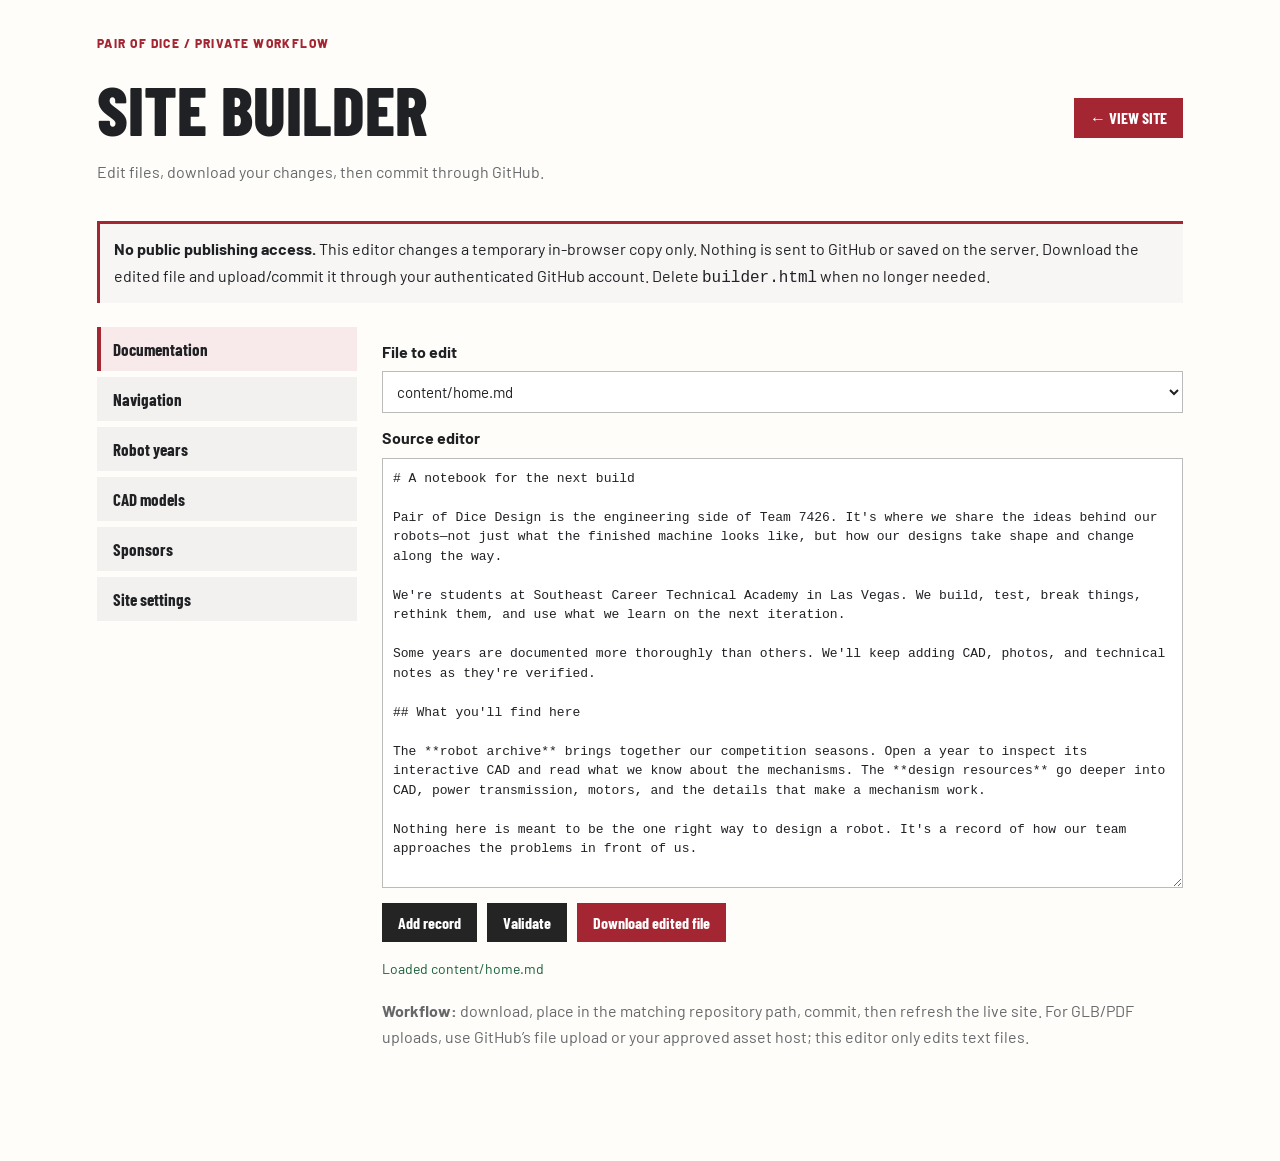
<file: builder.html>
<!doctype html>
<html lang="en"><head><meta charset="utf-8"><meta name="viewport" content="width=device-width, initial-scale=1">
<title>Site Builder / Pair of Dice Design</title><link rel="preconnect" href="https://fonts.googleapis.com"><link href="https://fonts.googleapis.com/css2?family=Barlow+Condensed:wght@500;600;700;800&family=Barlow:wght@400;500;600;700&display=swap" rel="stylesheet"><link rel="stylesheet" href="styles.css">
<style>
.builder{max-width:1130px;margin:35px auto;padding:0 22px 60px} .builder header{display:flex;align-items:center;justify-content:space-between;gap:20px;border-bottom:3px solid var(--accent);padding:0 0 20px}
.builder h1{font:800 clamp(40px,6vw,68px)/1 'Barlow Condensed',Impact,sans-serif;text-transform:uppercase;margin:5px 0}
.builder .eyebrow{color:var(--accent)} .builder p{color:var(--muted)}
.builder-layout{display:grid;grid-template-columns:260px minmax(0,1fr);gap:25px;margin-top:24px}
.builder aside{display:grid;gap:6px;align-content:start}.builder aside button{border:0;border-left:4px solid transparent;background:#f2f1ef;padding:12px;text-align:left;color:var(--text);font:700 17px 'Barlow Condensed',sans-serif;cursor:pointer}.builder aside button[aria-current=true]{border-color:var(--accent);background:#f8e9eb}
.builder main{min-width:0}.builder select,.builder input,.builder textarea{display:block;width:100%;padding:10px;font:15px 'Barlow',sans-serif;border:1px solid #bbb;background:#fff;color:#202124;box-sizing:border-box}.builder textarea{height:430px;resize:vertical;line-height:1.5;font-family:ui-monospace,Consolas,monospace;font-size:13px}
.builder label{font-weight:700;display:block;margin:12px 0 6px}.builder-actions{display:flex;gap:10px;flex-wrap:wrap;margin:15px 0}.builder button.action,.builder a.action{background:var(--accent);color:white;padding:10px 16px;border:0;font:700 16px 'Barlow Condensed',sans-serif;cursor:pointer;text-decoration:none}.builder button.action.secondary{background:#242424}.builder .status{min-height:25px;font-size:14px}.builder .notice{padding:12px 14px;border-left:3px solid var(--accent);background:#f7f6f5}.builder pre{white-space:pre-wrap}
@media(max-width:760px){.builder-layout{grid-template-columns:1fr}.builder aside{grid-template-columns:repeat(2,minmax(0,1fr))}}
</style></head><body>
<div class="builder"><header><div><div class="eyebrow">PAIR OF DICE / PRIVATE WORKFLOW</div><h1>Site Builder</h1><p>Edit files, download your changes, then commit through GitHub.</p></div><a href="index.html" class="action">← VIEW SITE</a></header>
<div class="notice"><strong>No public publishing access.</strong> This editor changes a temporary in-browser copy only. Nothing is sent to GitHub or saved on the server. Download the edited file and upload/commit it through your authenticated GitHub account. Delete <code>builder.html</code> when no longer needed.</div>
<div class="builder-layout"><aside id="tabs" aria-label="Editor files"></aside><main>
<label for="filePicker">File to edit</label><select id="filePicker"></select>
<div id="customArea" hidden><label for="customFile">New Markdown filename (inside content/)</label><input id="customFile" placeholder="robot-2027.md" value="new-page.md"></div>
<label for="editor">Source editor</label><textarea id="editor" spellcheck="false" aria-label="Source file editor"></textarea>
<div class="builder-actions"><button id="addEntry" class="action secondary" type="button">Add record</button><button id="validate" class="action secondary" type="button">Validate</button><button id="download" class="action" type="button">Download edited file</button></div>
<p id="status" class="status" role="status" aria-live="polite"></p><p><strong>Workflow:</strong> download, place in the matching repository path, commit, then refresh the live site. For GLB/PDF uploads, use GitHub’s file upload or your approved asset host; this editor only edits text files.</p>
</main></div></div>
<script>
(() => {'use strict';
const sections=[
 ['Documentation','content','content/robot-2026.md'],['Navigation','navigation','navigation.json'],['Robot years','robots','robots.json'],['CAD models','models','models/catalog.json'],['Sponsors','sponsors','sponsors.json'],['Site settings','settings','settings.json']];
let current=sections[0], filepaths=[],saved={}, dirty=false;
const tabs=document.querySelector('#tabs'), picker=document.querySelector('#filePicker'),editor=document.querySelector('#editor'),status=document.querySelector('#status');
const show=(text,ok=true)=>{status.textContent=text;status.style.color=ok?'#17613a':'#a32632'};
const pathSafe=x=>/^[\w-]+\.md$/.test(x);
function choices(paths){picker.replaceChildren();for(const path of paths){let op=document.createElement('option');op.value=path;op.textContent=path;picker.append(op)}if(current[1]==='content'){const op=document.createElement('option');op.value='__new__';op.textContent='＋ New Markdown page';picker.append(op)}}
async function loadFile(path){let data='';if(path!=='__new__'){if(path in saved)data=saved[path];else{try{const r=await fetch(path,{cache:'no-store'});if(!r.ok)throw new Error('HTTP '+r.status);data=await r.text()}catch(e){show('File could not be loaded: '+e.message,false);return}}}
editor.value=data||'# New page\n\nAdd verified engineering documentation here.\n';document.querySelector('#customArea').hidden=path!=='__new__';dirty=false;show('Loaded '+(path==='__new__'?'new page':path))}
async function selectSection(s){current=s;for(const button of tabs.children)button.setAttribute('aria-current',String(button.dataset.key===s[1]));if(s[1]==='content'){
try{const r=await fetch('navigation.json');const nav=await r.json();filepaths=[...new Set(nav.flatMap(g=>(g.items||[]).flatMap(i=>[i.file,...(i.children||[]).map(c=>c.file)])).filter(Boolean).map(f=>'content/'+f))]}catch{filepaths=[s[2]]}
}else filepaths=[s[2]];choices(filepaths);await loadFile(picker.value)}
for(const s of sections){const b=document.createElement('button');b.textContent=s[0];b.dataset.key=s[1];b.type='button';b.addEventListener('click',()=>selectSection(s));tabs.append(b)}
picker.addEventListener('change',()=>loadFile(picker.value));editor.addEventListener('input',()=>{dirty=true;show('Unsaved browser edits — download to keep them.')});
document.querySelector('#validate').addEventListener('click',()=>{try{if(current[1]==='content'){if(!editor.value.trim())throw new Error('Markdown is empty');if(picker.value==='__new__'&&!pathSafe(document.querySelector('#customFile').value.trim()))throw new Error('Filename must be name.md (letters, numbers, hyphen, underscore)')}else{const data=JSON.parse(editor.value);if(!Array.isArray(data)&&typeof data!=='object')throw new Error('Expected JSON object or array')}show('Syntax validated. Asset links and deployment still need testing.')}catch(e){show('Validation failed: '+e.message,false)}});
document.querySelector('#addEntry').addEventListener('click',()=>{try{if(current[1]==='content'){editor.value+='\n## New section\n\nDocumentation pending.\n';show('Added Markdown heading');return}let data=JSON.parse(editor.value);if(current[1]==='robots')data.robots.push({season:'2027',name:'Robot name',pageId:'robot-2027',markdown:'robot-2027.md',modelId:'robot-2027-assembly',binderPdf:null,status:'Documentation pending'});else if(current[1]==='models')data.models.push({id:'new-model',name:'New CAD model',type:'assembly',file:'models/assemblies/new-model.glb',pages:[]});else if(current[1]==='sponsors')data.sponsors.push({name:'New sponsor',logo:'',description:'',url:''});else if(current[1]==='navigation')data.push({label:'NEW SECTION',items:[{id:'new-page',label:'New page',file:'new-page.md',title:'New Page'}]});else{show('Edit theme values directly in this file.');return}editor.value=JSON.stringify(data,null,2)+'\n';show('Record added. Update the placeholders and download the file.')}catch(e){show('Could not add record: '+e.message,false)}});
document.querySelector('#download').addEventListener('click',()=>{try{const path=picker.value==='__new__'?'content/'+document.querySelector('#customFile').value.trim():picker.value;if(!path||!/^([\w-]+\/)*[\w-]+\.(json|md)$/.test(path))throw new Error('Invalid output path');if(!path.endsWith('.md'))JSON.parse(editor.value);const blob=new Blob([editor.value],{type:path.endsWith('.json')?'application/json':'text/markdown'});const url=URL.createObjectURL(blob);const a=document.createElement('a');a.href=url;a.download=path.split('/').pop();document.body.append(a);a.click();a.remove();setTimeout(()=>URL.revokeObjectURL(url),3000);saved[path]=editor.value;dirty=false;show('Downloaded '+a.download+'. Commit it into GitHub at '+path+'.')}catch(e){show('Download blocked: '+e.message,false)}});
selectSection(sections[0]);
})();
</script></body></html>
</file>
<file: styles.css>
* { box-sizing: border-box; }
:root {
  --accent: #a32632;
  --accent-dark: #7f1d27;
  --accent-light: #f8e9eb;
  --page: #ffffff;
  --page-soft: #f5f5f4;
  --panel: #ffffff;
  --text: #202124;
  --muted: #66686b;
  --line: #e5e2e0;
  --sidebar: #f7f6f5;
  --header: #ffffff;
  --shadow: 0 8px 24px rgba(28, 20, 20, .06);
}
html { scroll-behavior: smooth; }
body {
  margin: 0;
  background: var(--page);
  color: var(--text);
  font: 16px/1.65 "Barlow", Arial, sans-serif;
}
a { color: var(--accent); text-decoration: none; }
a:hover { color: var(--accent-dark); text-decoration: underline; }
button { font: inherit; }
.site-loader {
  position: fixed; inset: 0; z-index: 1000; display: grid; place-items: center;
  background: #fff; color: var(--text); transition: opacity .35s ease, visibility .35s ease;
}
.site-loader.loader-hidden { opacity: 0; visibility: hidden; pointer-events: none; }
.site-loader.loader-disabled { display: none; }
.loader-content { width: min(300px, calc(100vw - 48px)); text-align: center; }
.loader-mark {
  width: 54px; height: 54px; display: grid; place-items: center; margin: 0 auto 18px;
  background: var(--loader-accent, var(--accent)); color: white; font-weight: 850; letter-spacing: .04em;
}
.loader-logo { max-width: 180px; max-height: 80px; object-fit: contain; margin: 0 auto 16px; }
.loader-content p { margin: 0 0 18px; font-size: 13px; font-weight: 650; color: #454545; }
.loader-track { height: 3px; background: #eee; overflow: hidden; }
.loader-track span { display: block; width: 38%; height: 100%; background: var(--loader-accent, var(--accent)); animation: loading-slide 1.15s ease-in-out infinite; }
@keyframes loading-slide { from { transform: translateX(-110%); } to { transform: translateX(270%); } }

.topbar {
  min-height: 72px; display: flex; align-items: center; justify-content: space-between;
  padding: 0 34px; background: var(--header); border-bottom: 1px solid var(--line);
  position: sticky; top: 0; z-index: 20;
}
.brand { display: inline-flex; align-items: center; gap: 13px; color: var(--text); }
.brand:hover { text-decoration: none; color: var(--text); }
.brand-mark {
  width: 42px; height: 42px; display: grid; place-items: center; color: #fff;
  background: var(--accent); font-size: 12px; font-weight: 850; letter-spacing: .03em;
}
.brand-copy strong { display: block; font-size: 12px; line-height: 1.3; letter-spacing: .13em; font-weight: 850; }
.brand-copy small { display: block; margin-top: 3px; color: var(--muted); font-size: 9px; letter-spacing: .17em; font-weight: 650; }
.menu-button { display: none; border: 1px solid var(--line); background: #fff; color: var(--text); padding: 7px 12px; cursor: pointer; }

.layout { display: grid; grid-template-columns: 248px minmax(0, 1fr); min-height: calc(100vh - 72px); }
.sidebar {
  background: var(--sidebar); border-right: 1px solid var(--line); padding: 25px 16px 30px;
  min-height: calc(100vh - 72px);
}
.side-label, .nav-group-title {
  color: #777; font-size: 9px; font-weight: 850; letter-spacing: .17em;
}
.side-label { margin: 5px 12px 21px; }
.nav-group { margin: 0 0 23px; }
.nav-group-title { margin: 0 12px 8px; }
.nav-parent-row { display: flex; align-items: center; gap: 4px; }
.nav-link {
  display: block; flex: 1; min-width: 0; padding: 9px 12px; margin: 2px 0;
  color: #454545; border-left: 3px solid transparent; font-size: 13px; line-height: 1.4;
  transition: background .16s ease, color .16s ease, border-color .16s ease;
}
.nav-link:hover { background: #ece9e7; color: var(--accent-dark); text-decoration: none; }
.nav-link.active {
  color: var(--accent-dark); background: #f2e6e7; border-left-color: var(--accent);
  font-weight: 750;
}
.nav-toggle {
  flex: 0 0 30px; width: 30px; height: 32px; border: 0; background: transparent;
  color: #777; cursor: pointer; font-size: 18px;
}
.nav-toggle:hover { color: var(--accent); background: #ece9e7; }
.nav-children { margin: 1px 0 5px 15px; padding-left: 9px; border-left: 1px solid #ddd6d4; }
.nav-child { padding: 7px 10px; font-size: 12px; }
.sidebar-note { margin: 28px 10px 0; padding-top: 17px; border-top: 1px solid var(--line); color: #777; font-size: 11px; }

main { min-width: 0; width: 100%; }
.page-intro {
  padding: 48px clamp(25px, 5.5vw, 76px) 35px; background: var(--page);
  border-bottom: 1px solid var(--line);
}
.eyebrow { color: var(--accent); font-size: 10px; font-weight: 850; letter-spacing: .16em; margin-bottom: 13px; }
.page-intro h1 {
  margin: 0; max-width: 900px; color: var(--text); font-size: clamp(32px, 4vw, 48px);
  line-height: 1.12; letter-spacing: -.04em; font-weight: 780;
}
.page-intro p { max-width: 760px; margin: 13px 0 0; color: var(--muted); font-size: 15px; }
.intro-rule { width: 48px; height: 4px; margin-top: 25px; background: var(--accent); }
.content-shell { max-width: 1250px; margin: 0 auto; padding: 25px clamp(25px, 5.5vw, 76px) 30px; }
.breadcrumbs { display: flex; gap: 10px; align-items: center; margin-bottom: 26px; color: #8a8582; font-size: 9px; font-weight: 800; letter-spacing: .14em; }
.breadcrumbs a { color: #777; }
.breadcrumbs span:last-child { color: var(--accent); }
article { max-width: 940px; min-width: 0; }
article h1 { margin: 0 0 22px; font-size: 34px; line-height: 1.18; letter-spacing: -.03em; }
article h2 { margin: 38px 0 12px; font-size: 24px; line-height: 1.25; letter-spacing: -.02em; }
article h3 { margin: 27px 0 8px; font-size: 18px; }
article p, article li { color: #4e4d4b; }
article strong { color: #252323; }
article img { display: block; max-width: 100%; height: auto; margin: 18px 0; border: 1px solid var(--line); }
article pre { max-width: 100%; overflow: auto; padding: 16px; background: #f4f3f2; border: 1px solid var(--line); color: #252323; }
article code { font-family: ui-monospace, SFMono-Regular, Consolas, monospace; font-size: .92em; }
article :not(pre) > code { padding: 2px 5px; background: #f2eeee; color: var(--accent-dark); }
article blockquote { margin: 20px 0; padding: 4px 18px; border-left: 3px solid var(--accent); color: #666; background: #faf8f7; }
article table { display: block; max-width: 100%; overflow-x: auto; border-collapse: collapse; }
article th, article td { border: 1px solid var(--line); padding: 9px 12px; text-align: left; }
article th { background: #f4f1ef; }
.loading-copy { color: var(--muted); }
.empty-note { padding: 16px 18px; background: var(--page-soft); border-left: 3px solid var(--accent); color: var(--muted); }

.model-grid { display: grid; grid-template-columns: repeat(auto-fit, minmax(270px, 1fr)); gap: 18px; margin: 20px 0 30px; }
.model-card { min-width: 0; overflow: hidden; border: 1px solid var(--line); background: #fff; box-shadow: var(--shadow); }
.viewer-wrap { position: relative; min-height: 250px; background: #f1f0ee; }
model-viewer { display: block; width: 100%; height: 290px; background: #f1f0ee; --poster-color: #f1f0ee; }
.viewer-loading, .viewer-error {
  position: absolute; inset: 0; display: flex; flex-direction: column; gap: 10px;
  align-items: center; justify-content: center; padding: 18px; text-align: center;
  color: #666; font-size: 12px; background: rgba(245, 244, 242, .92); pointer-events: none;
}
.viewer-loading[hidden], .viewer-error[hidden] { display: none; }
.mini-spinner { width: 22px; height: 22px; border: 2px solid #ddd; border-top-color: var(--accent); border-radius: 50%; animation: spin .8s linear infinite; }
@keyframes spin { to { transform: rotate(360deg); } }
.viewer-error { color: var(--accent-dark); }
.model-info { padding: 15px 17px 17px; }
.model-tag { display: inline-block; padding: 3px 7px; color: var(--accent-dark); background: var(--accent-light); font-size: 9px; font-weight: 850; letter-spacing: .1em; }
.model-info h3 { margin: 9px 0 4px; font-size: 17px; }
.model-info p { min-height: 35px; margin: 0 0 13px; color: var(--muted); font-size: 13px; }
.model-actions { display: flex; align-items: center; flex-wrap: wrap; gap: 8px 13px; }
.small-button { padding: 6px 9px; border: 1px solid #d9d5d2; background: #fff; color: #444; font-size: 11px; cursor: pointer; }
.small-button:hover { border-color: var(--accent); color: var(--accent-dark); }
.text-link { font-size: 11px; font-weight: 700; }
.model-downloads { display: flex; flex-wrap: wrap; gap: 10px; margin-top: 12px; }
.model-placeholder-error { margin: 16px 0; padding: 12px; background: #fff5f5; border-left: 3px solid var(--accent); color: var(--accent-dark); }

.sponsor-strip { margin-top: 55px; padding: 24px 0; border-top: 1px solid var(--line); }
.sponsor-strip h2 { margin: 0 0 15px; font-size: 13px; color: #777; letter-spacing: .08em; text-transform: uppercase; }
.sponsor-logos { display: flex; flex-wrap: wrap; align-items: center; gap: 22px; }
.sponsor-logos img { max-width: 135px; max-height: 55px; object-fit: contain; filter: grayscale(1); opacity: .82; }
.sponsor-grid { display: grid; grid-template-columns: repeat(auto-fit, minmax(210px, 1fr)); gap: 16px; margin-top: 25px; }
.sponsor-card { padding: 20px; border: 1px solid var(--line); background: #fff; }
.sponsor-card img { width: 100%; height: 90px; object-fit: contain; border: 0; margin: 0 0 16px; }
.sponsor-card h2 { margin: 0 0 4px; font-size: 18px; }
.sponsor-card p { color: var(--muted); font-size: 13px; }
.sponsor-card .sponsor-level { margin: 0 0 8px; color: var(--accent); font-size: 10px; font-weight: 850; letter-spacing: .1em; text-transform: uppercase; }
footer {
  display: flex; justify-content: space-between; gap: 15px; align-items: center;
  margin-top: 55px; padding: 20px 0; border-top: 1px solid var(--line);
  color: #777; font-size: 9px; font-weight: 750; letter-spacing: .12em;
}
footer strong { color: #555; }

.page-fade { opacity: .35; transform: translateY(3px); transition: opacity .12s ease, transform .12s ease; }
@media (prefers-reduced-motion: reduce) {
  *, *::before, *::after { scroll-behavior: auto !important; animation-duration: .01ms !important; animation-iteration-count: 1 !important; transition-duration: .01ms !important; }
}
@media (max-width: 900px) {
  .layout { grid-template-columns: 220px minmax(0, 1fr); }
  .topbar { padding: 0 23px; }
  .page-intro, .content-shell { padding-left: 30px; padding-right: 30px; }
}
@media (max-width: 680px) {
  .layout { display: block; }
  .topbar { min-height: 66px; padding: 0 17px; }
  .brand-mark { width: 38px; height: 38px; }
  .menu-button { display: block; }
  .sidebar {
    display: none; position: absolute; top: 66px; left: 0; right: 0; z-index: 19;
    min-height: 0; max-height: calc(100vh - 66px); overflow: auto; padding: 20px 17px;
    box-shadow: 0 12px 25px rgba(0,0,0,.12);
  }
  .sidebar.open { display: block; }
  .page-intro { padding: 34px 22px 25px; }
  .page-intro h1 { font-size: 34px; }
  .page-intro p { font-size: 14px; }
  .content-shell { padding: 22px 22px 25px; }
  article h1 { font-size: 29px; }
  article h2 { font-size: 22px; }
  .model-grid { grid-template-columns: 1fr; }
  footer { align-items: flex-start; flex-direction: column; }
}

/* PAIR OF DICE ENGINEERING FIELD GUIDE — compact industrial typography */
:root { --display: "Barlow Condensed", "Arial Narrow", Impact, sans-serif; }
.brand-mark {display:flex;align-items:center;justify-content:center;gap:3px;background:transparent;width:48px;}
.dice-face{width:21px;height:21px;display:block;background:var(--accent);position:relative;transform:rotate(-9deg);}
.dice-face::after{content:"";position:absolute;width:4px;height:4px;top:4px;left:4px;background:white;box-shadow:9px 9px 0 white;}
.dice-two{transform:rotate(11deg);background:#222;}
.dice-two::after{box-shadow:9px 0 white,0 9px white,9px 9px white;}
.brand-copy strong{font:800 22px/1 var(--display);letter-spacing:.06em;}
.brand-copy small{font:700 11px/1.2 var(--display);letter-spacing:.17em;}
.page-intro{background:#faf8f7;padding-top:52px;}
.page-intro h1{font:800 clamp(49px,6.5vw,86px)/.97 var(--display);letter-spacing:-.015em;text-transform:uppercase;}
.eyebrow,.nav-group-title,.side-label,.intro-stamp,.model-tag{font-family:var(--display);font-weight:800;letter-spacing:.13em;}
.eyebrow{font-size:13px;}.nav-group-title{font-size:12px;}
.intro-stamp{margin-top:19px;color:#867c79;font-size:11px;}
.intro-stamp span{color:var(--accent);margin:0 7px;}
.intro-rule{width:76px;}
.sidebar-note strong{display:block;font:800 16px var(--display);color:#292322;}
.sidebar-note span{display:block;margin:6px 0 10px;}
.sidebar-note a{font:700 13px var(--display);}
article h1,article h2,article h3{font-family:var(--display);letter-spacing:0;}
article h1{font-size:clamp(36px,4vw,50px);text-transform:uppercase;}
article h2{font-size:31px;text-transform:uppercase;}
article h3{font-size:24px;}
.model-card{box-shadow:none;border-top:3px solid var(--accent);}
.model-info h3{font-size:26px;line-height:1.1;text-transform:uppercase;}
.viewer-wrap>.small-button{font:800 16px var(--display);letter-spacing:.06em;background:var(--accent);color:white;border:1px solid var(--accent);bottom:14px;left:14px;padding:10px 15px;}
.viewer-wrap>.small-button:hover{background:var(--accent-dark);color:white;}
.viewer-loading{padding-bottom:75px;}
.robot-directory{border-top:2px solid var(--text);margin-top:25px;}
.robot-directory-item{display:grid;grid-template-columns:70px minmax(120px,1fr) auto;gap:20px;padding:19px 8px;border-bottom:1px solid var(--line);align-items:baseline;text-decoration:none;}
.robot-directory-item:hover{background:var(--page-soft);text-decoration:none;}
.robot-directory-item span{font:800 23px var(--display);color:var(--accent);}
.robot-directory-item strong{font:800 24px var(--display);color:var(--text);}
.robot-directory-item small{font-size:12px;color:var(--muted);}
@media(max-width:680px){.brand-copy strong{font-size:18px}.brand-mark{width:42px}.page-intro h1{font-size:48px}.robot-directory-item{grid-template-columns:55px 1fr;gap:8px}.robot-directory-item small{grid-column:2}}


/* -------------------------------------------------------------------
   Pair of Dice / Engineering archive
   An editorial workshop aesthetic. Deliberately not a glossy dashboard.
   Retains team red and existing page/editor/model-viewer contracts.
   ------------------------------------------------------------------- */
:root{
  --ink:#252323;
  --paper:#fffdfa;
  --warm:#f5f2ee;
  --rule:#ddd8d3;
  --red:#a32632;
  --display:"Barlow Condensed","Arial Narrow",Impact,sans-serif;
}
html{scroll-padding-top:100px}
body{background:var(--paper);font-size:16px;line-height:1.65;-webkit-font-smoothing:antialiased}
a:focus-visible,button:focus-visible{outline:3px solid var(--red);outline-offset:3px}
.topbar{
  min-height:79px;padding:0 clamp(20px,3vw,48px);
  border-bottom:1px solid #dcd6d2;background:#fffdfa;
}
.topbar:after{content:"";height:3px;background:var(--red);position:absolute;bottom:-1px;left:0;width:74px}
.brand{gap:14px}
.brand-mark{width:51px;min-width:51px}
.brand-copy strong{font:800 25px/1 var(--display);letter-spacing:.055em}
.brand-copy small{font:700 12px/1.3 "Barlow",Arial,sans-serif;letter-spacing:.125em;color:#736a65}
.brand-division{
  font:700 11px/1.2 "Barlow",Arial,sans-serif;letter-spacing:.16em;
  margin-left:18px;border-left:1px solid #d4ceca;padding:7px 0 7px 19px;color:#8a817c;
}
.layout{grid-template-columns:258px minmax(0,1fr);min-height:calc(100vh - 79px)}
.sidebar{
  background:#f7f5f2;padding:27px 14px 30px;
  border-right:1px solid #e1dad5;min-height:calc(100vh - 79px)
}
.side-label{
  display:flex;justify-content:space-between;gap:12px;
  padding:0 8px 17px;margin:4px 9px 24px;border-bottom:2px solid #342e2d;
  font:800 12px/1 var(--display);letter-spacing:.095em;color:#302a29
}
.side-number{font-size:11px;font-weight:600;color:#8a817c;letter-spacing:.055em}
.nav-group{margin-bottom:23px}
.nav-group-title{
  color:#8b817d;font:700 11px/1.2 "Barlow",Arial,sans-serif;letter-spacing:.11em;
  padding-left:10px;margin:0 0 9px;
}
.nav-link{font:600 14px/1.35 "Barlow",Arial,sans-serif;padding:10px 10px 10px 12px;border-left-width:2px;color:#494240;border-radius:0;margin:1px 0}
.nav-link:hover{color:#84212b;background:#eee7e3}
.nav-link.active{color:#8f2731;background:#eee4e2;border-left-color:var(--red);font-weight:700}
.nav-children{border-left:1px solid #d8ceca;margin-left:16px;padding-left:5px}
.nav-child{font-size:13px;padding:7px 9px}
.sidebar-note{border-top:1px solid #d6cfcb;margin:34px 10px 0;padding-top:17px}
.sidebar-note strong{font-size:18px}
.sidebar-note span{line-height:1.55;font-size:12px}
.sidebar-note a{font-size:12px;letter-spacing:.04em}
main{background:#fffdfa}
.page-intro{
  position:relative;overflow:hidden;
  background:#f3efeb;border-bottom:1px solid #e1d9d5;
  padding:clamp(40px,5vw,74px) clamp(28px,6vw,95px) 32px
}
.page-intro:before{
  content:"7426";font:900 clamp(170px,24vw,390px)/.8 var(--display);
  color:rgba(105,72,66,.035);pointer-events:none;position:absolute;
  right:-30px;top:3px;letter-spacing:-.04em
}
.page-intro>*{position:relative;z-index:1}
.eyebrow{
  font:800 12px/1.4 "Barlow",Arial,sans-serif;
  letter-spacing:.12em;color:#9d2b34;margin-bottom:23px
}
.page-intro h1{
  max-width:980px;font:800 clamp(58px,7vw,110px)/.88 var(--display);
  color:#2a2524;letter-spacing:-.011em;text-transform:uppercase;margin:0
}
.page-intro p{
  max-width:650px;margin-top:23px;color:#675e5a;
  font:500 clamp(16px,1.6vw,19px)/1.5 "Barlow",Arial,sans-serif;
}
.intro-rule{height:3px;width:73px;margin-top:31px}
.intro-stamp{
  display:flex;align-items:center;gap:13px;flex-wrap:wrap;
  margin-top:14px;font:700 10px/1.4 "Barlow",Arial,sans-serif;letter-spacing:.12em;color:#786e69
}
.intro-stamp .stamp-number{color:#3e3532;margin:0}
.stamp-separator{display:block;width:23px;height:1px;background:#b7a6a1}
.content-shell{
  max-width:1330px;margin:0;
  padding:30px clamp(28px,6vw,95px) 34px;
}
.breadcrumbs{
  display:flex;margin-bottom:32px;padding-bottom:18px;border-bottom:1px solid #e4deda;
  gap:10px;font:700 11px/1.35 "Barlow",Arial,sans-serif;letter-spacing:.095em;color:#736964
}
.breadcrumbs a{color:#736964}.breadcrumbs span:last-child{color:#a12e37}
article{max-width:1030px}
article h1{
  font:800 clamp(38px,4.7vw,65px)/1 var(--display);
  letter-spacing:-.005em;color:#242020;text-transform:none;
  margin-bottom:24px
}
article h2{
  font:800 clamp(28px,3vw,39px)/1.05 var(--display);letter-spacing:.005em;
  text-transform:none;color:#282322;scroll-margin-top:103px;margin:51px 0 17px
}
article h3{
  font:750 24px/1.1 var(--display);text-transform:none;scroll-margin-top:103px
}
article p,article li{font-size:16px;line-height:1.78;color:#514946}
article p{max-width:780px}
article > p:first-of-type{font-size:17px;line-height:1.7}
article strong{color:#302825}
article a{text-decoration-thickness:1px;text-underline-offset:3px}
article img{border:1px solid #e4ded9}
article blockquote{
  padding:18px 22px;background:#f8f3ef;border-left:3px solid #a32632;
  margin:27px 0;max-width:800px
}
article blockquote p{margin:0}
article table{border:1px solid #e0d9d5;margin:22px 0}
article th,article td{border-color:#e4deda}
article th{background:#f5efeb}
article pre{background:#f4f0ed}
article ul{padding-left:22px}
.article-outline{
  display:block;border-top:2px solid #302b29;border-bottom:1px solid #e2dbd7;
  padding:16px 0 19px;margin:26px 0 34px;
}
.outline-label,.section-heading>span,.notebook-tag{
  font:800 11px/1.4 "Barlow",Arial,sans-serif;letter-spacing:.12em;color:var(--red)
}
.outline-links{display:flex;gap:8px 23px;flex-wrap:wrap;margin-top:12px}
.outline-links a{
  color:#5e514c;font-size:13px;font-weight:600;text-decoration:none;
  border-bottom:1px solid #e8deda;padding:3px 0
}
.outline-links a:hover{color:var(--red);border-bottom-color:var(--red)}
.home-showcase{border-top:1px solid #ded6d2;margin-top:44px;padding-top:24px}
.section-heading{display:flex;align-items:baseline;gap:25px;flex-wrap:wrap;margin:0 0 24px}
.section-heading h2{font-size:40px;margin:0;line-height:1}
.home-link-grid{border-top:2px solid #2e2826}
.home-link{
  display:grid;grid-template-columns:48px minmax(165px,.7fr) minmax(170px,1fr) 22px;
  gap:16px;padding:21px 12px 21px 5px;align-items:center;
  border-bottom:1px solid #ded7d2;text-decoration:none;color:#282322;
  transition:background .15s ease,padding-left .15s ease;
}
.home-link:hover{background:#f8f3ef;padding-left:12px;text-decoration:none;color:#8b2730}
.home-link-number{font:800 17px/1 var(--display);color:#a32632}
.home-link strong{font:800 clamp(24px,2.5vw,33px)/1 var(--display);color:inherit}
.home-link-detail{font:500 14px/1.5 "Barlow",Arial,sans-serif;color:#776c67}
.home-link-arrow{font:600 22px/1 var(--display);color:var(--red)}
.home-notebook{display:grid;grid-template-columns:170px 1fr;gap:22px;background:#f4f0eb;border-left:3px solid var(--red);padding:27px 25px;margin:40px 0}
.home-notebook p{font-size:17px;line-height:1.6;margin:0;max-width:590px}
.directory-caption{padding:0 0 23px;color:#675d59;font-size:16px!important}
.robot-directory{border-top:2px solid #2c2624;margin:30px 0 45px}
.robot-directory-item{
  display:grid;grid-template-columns:80px minmax(155px,1fr) minmax(165px,1fr) 24px;
  align-items:center;gap:18px;border-bottom:1px solid #ded7d2;
  padding:23px 13px 23px 5px;color:#282322;transition:padding-left .15s,background .15s;
}
.robot-directory-item:hover{padding-left:13px;background:#f9f3ee;text-decoration:none}
.robot-directory-item span:first-child{font:800 28px/1 var(--display);color:#a32632}
.robot-directory-item strong{font:800 30px/1 var(--display);color:#2e2826}
.robot-directory-item small{font:500 13px/1.4 "Barlow",Arial,sans-serif;color:#776d68}
.robot-directory-item .directory-arrow{font:600 20px/1 var(--display);color:#a32632}
.model-grid{gap:17px;grid-template-columns:repeat(auto-fit,minmax(290px,1fr))}
.model-card{border:1px solid #ddd6d2;border-top:3px solid #a32632;background:#fff;box-shadow:none}
.model-grid .model-card{max-width:none}
.viewer-wrap{background:#ece9e5;min-height:290px}
model-viewer{background:#eeebe7;height:360px}
.model-info{padding:20px 22px 23px}
.model-tag{font:800 11px/1 "Barlow",Arial,sans-serif;letter-spacing:.07em;padding:5px 8px}
.model-info h3{font:800 29px/1.06 var(--display);margin:13px 0 10px}
.model-info p{font-size:14px;margin:0 0 17px;min-height:0}
.small-button{
  font:700 13px/1 "Barlow",Arial,sans-serif;
  padding:10px 12px;border-radius:0
}
.viewer-wrap>.small-button{font-size:14px;padding:13px 17px}
.sponsor-grid{gap:15px}
.sponsor-card{border:1px solid #e0d9d5;padding:24px}
.sponsor-card h2{font-size:27px;margin:4px 0}
footer{font-size:11px;letter-spacing:.065em;line-height:1.7;color:#817772}
.footer-links{display:flex;gap:18px;flex-wrap:wrap}
.footer-links a{color:#635955;text-decoration:none}
.footer-links a:hover{color:#a32632}
@media(max-width:1110px){
  .brand-division{display:none}
  .content-shell{padding-left:42px;padding-right:42px}
  .page-intro{padding-left:42px;padding-right:42px}
  .home-link{grid-template-columns:36px minmax(145px,1fr) 24px}
  .home-link-detail{grid-column:2;grid-row:2}
  .home-link-arrow{grid-column:3;grid-row:1/3}
}
@media(max-width:900px){
  .layout{grid-template-columns:218px minmax(0,1fr)}
  .sidebar{padding:24px 10px}
  .page-intro h1{font-size:clamp(56px,7vw,79px)}
  .robot-directory-item{grid-template-columns:62px minmax(130px,1fr) 24px}
  .robot-directory-item small{grid-column:2;grid-row:2}
  .robot-directory-item .directory-arrow{grid-column:3;grid-row:1/3}
}
@media(max-width:680px){
  .layout{display:block}
  .topbar{min-height:70px;padding:0 17px}
  .topbar:after{width:57px}
  .brand-copy strong{font-size:21px}
  .brand-copy small{font-size:10px}
  .sidebar{top:70px;max-height:calc(100vh - 70px);padding:20px 17px;box-shadow:0 18px 28px rgba(40,25,25,.13)}
  .page-intro{padding:39px 23px 26px}
  .page-intro:before{font-size:190px;top:10px}
  .page-intro h1{font-size:clamp(51px,13vw,72px)}
  .page-intro p{font-size:16px;margin-top:18px}
  .intro-stamp{font-size:9px}
  .content-shell{padding:22px 23px 28px}
  .breadcrumbs{margin-bottom:24px;padding-bottom:14px}
  article h1{font-size:41px}
  article h2{font-size:30px}
  article p,article li{font-size:15px}
  .home-link{grid-template-columns:26px minmax(130px,1fr) 20px;gap:10px;padding:17px 2px}
  .home-link strong{font-size:27px}
  .home-link-detail{font-size:13px}
  .section-heading h2{font-size:34px}
  .home-notebook{grid-template-columns:1fr;gap:10px;padding:21px}
  .robot-directory-item{grid-template-columns:53px 1fr 20px;gap:12px;padding:19px 3px}
  .robot-directory-item strong{font-size:26px}
  .robot-directory-item span:first-child{font-size:24px}
  .robot-directory-item small{font-size:12px}
  .model-grid{grid-template-columns:1fr}
  model-viewer{height:310px}
  .footer-links{gap:12px}
}
@media(prefers-reduced-motion:reduce){
  .home-link,.robot-directory-item{transition:none}
}


/* Loader / team identity: adapted from the supplied black-and-gold dice and Vegas animation,
   translated to the red / off-white design archive palette. CSS-only; no large download. */
.site-loader {
  background:#f4f0ec;
  color:#a32632;
}
.loader-content {
  width:min(710px,calc(100vw - 44px));
  text-align:center;
}
.loader-mark.loader-composition {
  display:block;
  width:100%;
  height:auto;
  margin:0 auto 10px;
  background:none;
  color:#a32632;
  font-size:initial;
  letter-spacing:initial;
}
.loader-wordmark {
  position:relative;
  font:800 clamp(38px,8vw,79px)/.98 "Barlow Condensed","Arial Narrow",Impact,sans-serif;
  color:#282322;
  letter-spacing:.045em;
  white-space:nowrap;
  text-align:center;
}
.loader-wordmark span {color:#a32632;}
.loader-art {
  position:relative;
  height:clamp(120px,24vw,210px);
  overflow:hidden;
  margin:7px auto 0;
}
.loader-skyline {
  display:block;
  width:100%;
  height:100%;
  color:#9d2d37;
  opacity:.88;
}
.loader-die {
  position:absolute;
  width:clamp(39px,7vw,66px);
  height:clamp(39px,7vw,66px);
  border:2px solid #8d2731;
  border-radius:10px;
  background:#fffdfa;
  box-shadow:9px 10px 0 rgba(75,40,41,.12);
  transform-origin:50% 50%;
  display:grid;
  grid-template-columns:repeat(3,1fr);
  grid-template-rows:repeat(3,1fr);
  align-items:center;
  justify-items:center;
  padding:7px;
  pointer-events:none;
}
.loader-die i {
  display:block;
  width:8px;
  height:8px;
  max-width:62%;
  max-height:62%;
  border-radius:50%;
  background:#9d2d37;
}
.loader-die-back {
  top:7%;
  left:19%;
  animation:loader-drift-left 2.8s ease-in-out infinite alternate;
}
.loader-die-front {
  top:23%;
  right:17%;
  animation:loader-drift-right 3s ease-in-out infinite alternate;
}
.loader-die-back i:nth-child(1){grid-area:1/1}
.loader-die-back i:nth-child(2){grid-area:1/3}
.loader-die-back i:nth-child(3){grid-area:2/1}
.loader-die-back i:nth-child(4){grid-area:2/3}
.loader-die-back i:nth-child(5){grid-area:3/1}
.loader-die-back i:nth-child(6){grid-area:3/3}
.loader-die-front i:nth-child(1){grid-area:1/1}
.loader-die-front i:nth-child(2){grid-area:1/3}
.loader-die-front i:nth-child(3){grid-area:2/2}
.loader-die-front i:nth-child(4){grid-area:3/1}
.loader-die-front i:nth-child(5){grid-area:3/3}
.loader-issue {
  font:700 11px/1.5 "Barlow",Arial,sans-serif;
  letter-spacing:.22em;
  color:#655653;
}
.loader-issue span{padding:0 14px;color:#a32632}
.loader-content>p {
  margin:18px 0 12px;
  font:500 13px/1.4 "Barlow",Arial,sans-serif;
  letter-spacing:.03em;
  color:#786963;
}
.loader-track{
  width:155px;
  margin:0 auto;
  height:2px;
  background:#e0d4d1;
}
.loader-track span{background:#a32632}
@keyframes loader-drift-left {
  from{transform:translateY(2px) rotate(-19deg)}
  to{transform:translateY(-17px) rotate(19deg)}
}
@keyframes loader-drift-right {
  from{transform:translateY(-10px) rotate(21deg)}
  to{transform:translateY(14px) rotate(-12deg)}
}
@media(max-width:600px){
  .loader-art{height:135px;}
  .loader-die{padding:5px;}
  .loader-die i{width:6px;height:6px;}
  .loader-content{width:calc(100vw - 32px)}
  .loader-issue{font-size:10px;letter-spacing:.12em}
}
@media(prefers-reduced-motion:reduce){
  .loader-die-back,.loader-die-front{animation:none;transform:rotate(8deg)}
  .loader-track span{animation:none;width:100%;}
}

/* Original Pair of Dice animation — gold elements recolored to team red.
   When the MP4 is absent or cannot play, the CSS dice/skyline fallback remains. */
.loader-content { width: min(900px,calc(100vw - 36px)); }
.loader-video {
  display:block;
  width:100%;
  max-height:min(64vh,520px);
  height:auto;
  object-fit:contain;
  background:#000;
  margin:0 auto;
}
.loader-video[hidden] { display:none !important; }
.loader-has-video .loader-composition,
.loader-has-video #loaderLogo {display:none !important;}
.loader-has-video {background:#000 !important;}
.loader-has-video .loader-content>p {color:#e4d8d4;}
.loader-has-video .loader-track {background:#453134;}
.loader-has-video .loader-track span {background:#a32632;}
@media(prefers-reduced-motion:reduce) {
  .loader-video {display:none !important;}
  .loader-has-video {background:#f4f0ec !important;}
  .loader-has-video .loader-composition {display:block !important;}
}


/* RICOCHET / 2026 technical chapter */
.ricochet-hero,
.ricochet-inline{
  margin:28px 0 32px;
  background:#f8f5f2;
  border:1px solid #e4dcd7;
  overflow:hidden;
}
.ricochet-hero img{
  width:100%;max-width:100%;
  height:clamp(320px,45vw,600px);
  object-fit:contain;
  object-position:center;
  background:#f8f5f2;
  margin:0;border:0;
  padding:16px;
}
.ricochet-inline{
  max-width:750px;
  margin:26px 0 31px;
}
.ricochet-inline img{
  height:clamp(230px,35vw,410px);
  width:100%;object-fit:contain;
  margin:0;border:0;padding:18px;
  background:#f8f5f2;
}
.ricochet-hero figcaption,
.ricochet-inline figcaption{
  border-top:1px solid #e4dcd7;
  padding:12px 18px;
  font:600 13px/1.5 "Barlow",Arial,sans-serif;
  color:#6e635f;
}
.ricochet-facts{
  max-width:940px;
  display:grid;
  grid-template-columns:repeat(4,minmax(0,1fr));
  border-top:3px solid #a32632;
  border-bottom:1px solid #dbd4cf;
  margin:32px 0 48px;
}
.ricochet-facts > div{
  border-right:1px solid #dbd4cf;
  padding:16px 16px 19px;
  min-width:0;
}
.ricochet-facts > div:last-child{border-right:0}
.ricochet-facts span{
  display:block;margin-bottom:7px;
  font:750 10px/1.3 "Barlow",Arial,sans-serif;
  letter-spacing:.11em;color:#8b7c76;
}
.ricochet-facts strong{
  display:block;
  font:800 clamp(22px,2.3vw,32px)/1.05 "Barlow Condensed","Arial Narrow",Impact,sans-serif;
  color:#342c2a;
}
article:has(.ricochet-facts) > h1{
  font-size:clamp(48px,7vw,93px);
  line-height:.95;
  text-transform:uppercase;
  margin-bottom:12px;
}
article:has(.ricochet-facts) > h2{
  padding-top:10px;
  border-top:1px solid #e6ded9;
}
article:has(.ricochet-facts) table{min-width:570px}
article:has(.ricochet-facts) .model-grid{max-width:900px}
@media(max-width:680px){
  .ricochet-facts{grid-template-columns:repeat(2,minmax(0,1fr));margin:25px 0 35px}
  .ricochet-facts > div:nth-child(2){border-right:0}
  .ricochet-facts > div:nth-child(-n+2){border-bottom:1px solid #dbd4cf}
  .ricochet-facts strong{font-size:25px}
  .ricochet-hero img{height:320px;padding:10px}
  .ricochet-inline img{height:250px;padding:10px}
}


/* Optional original 2026 binder CAD photography gallery */
.ricochet-photo-section{margin:62px 0 42px;padding-top:26px;border-top:3px solid #302927}
.ricochet-photo-section .ricochet-gallery-kicker{
  color:#a32632;font:800 11px/1.5 "Barlow",Arial,sans-serif;
  letter-spacing:.15em;margin:0 0 8px
}
.ricochet-photo-section > h2{margin:0 0 14px;border:0;padding:0;font-size:clamp(32px,3vw,46px)}
.ricochet-photo-section > p:not(.ricochet-gallery-kicker){max-width:730px;margin:0 0 22px;color:#6d625d}
.ricochet-photo-grid{display:grid;grid-template-columns:repeat(3,minmax(0,1fr));gap:15px}
.ricochet-photo{margin:0;border:1px solid #e2d9d4;background:#faf8f6;overflow:hidden}
.ricochet-photo img{
  margin:0;border:0;width:100%;height:clamp(155px,18vw,230px);
  display:block;object-fit:contain;background:#f9f7f4;padding:8px
}
.ricochet-photo figcaption{display:flex;flex-direction:column;gap:4px;padding:14px 16px;border-top:1px solid #e6dfdc}
.ricochet-photo figcaption strong{color:#302927;font:800 21px/1.1 "Barlow Condensed","Arial Narrow",Impact,sans-serif}
.ricochet-photo figcaption span{color:#756861;font:500 12px/1.45 "Barlow",Arial,sans-serif}
@media(max-width:800px){.ricochet-photo-grid{grid-template-columns:repeat(2,minmax(0,1fr))}}
@media(max-width:480px){.ricochet-photo-grid{grid-template-columns:1fr}.ricochet-photo img{height:250px}}

/* Final loader: the actual red-outline MP4 is the ONLY animation.
   The earlier CSS dice/skyline artwork is no longer used in HTML. */
#siteLoader.site-loader { background:#fff !important; }
#siteLoader .loader-video-content { width:min(1024px,calc(100vw - 24px)); }
#siteLoader .loader-video {
  display:block;
  width:100%;
  height:auto;
  max-height:min(74vh,630px);
  background:#fff;
  object-fit:contain;
  margin:0 auto;
}
#siteLoader .loader-video[hidden] { display:none !important; }
#siteLoader .loader-video-fallback {
  min-height:clamp(180px,33vw,420px);
  display:flex;
  flex-direction:column;
  align-items:center;
  justify-content:center;
  gap:14px;
}
#siteLoader .loader-video-fallback[hidden]{display:none !important}
#siteLoader .loader-video-fallback span {
  font:800 clamp(42px,7vw,90px)/1 "Barlow Condensed","Arial Narrow",Impact,sans-serif;
  letter-spacing:.035em;
  color:#2e2726;
}
#siteLoader .loader-video-fallback b{color:#a32632}
#siteLoader .loader-video-fallback small {
  color:#7b6c68;
  font:700 12px/1 "Barlow",Arial,sans-serif;
  letter-spacing:.18em;
}
#siteLoader .loader-video-content>p{color:#74615d;margin:8px 0 12px}
#siteLoader .loader-track{background:#ebdfdc}
#siteLoader .loader-track span{background:#a32632}
@media(prefers-reduced-motion:reduce) {
  #siteLoader .loader-video { display:block !important; animation:none; }
  #siteLoader .loader-video[hidden]{display:none !important}
}


/* CAD studio viewer — controls are secondary; the model is the primary surface. */
.model-card-modern {
  border:1px solid #ded8d3;
  background:#fff;
  border-radius:10px;
  box-shadow:0 12px 35px rgba(34,28,25,.07);
  overflow:hidden;
}
.model-card-modern .viewer-studio {
  min-height:365px;
  overflow:hidden;
  background:
    radial-gradient(ellipse 72% 65% at 50% 42%,#fff 6%,#f2eeea 65%,#e6e1dd 100%);
}
.model-card-modern model-viewer {
  height:clamp(340px,44vw,520px);
  background:transparent;
  --poster-color:transparent;
  outline:0;
}
.model-card-modern .viewer-studio::after {
  content:"";
  position:absolute;
  inset:0;
  border:1px solid rgba(255,255,255,.55);
  pointer-events:none;
}
.model-card-modern .viewer-state {
  position:absolute;
  left:20px;
  top:19px;
  z-index:2;
  border:1px solid rgba(117,93,86,.12);
  background:rgba(255,255,255,.8);
  color:#665853;
  font:700 10px/1.3 "Barlow",sans-serif;
  letter-spacing:.1em;
  text-transform:uppercase;
  padding:7px 11px;
  border-radius:3px;
  backdrop-filter:blur(9px);
  pointer-events:none;
}
.model-card-modern .viewer-state[hidden]{display:none}
.model-card-modern .viewer-overlay-actions {
  position:absolute;
  inset:0;
  display:grid;
  place-items:center;
  z-index:2;
  pointer-events:none;
}
.model-card-modern .viewer-start {
  pointer-events:auto;
  border:1px solid #9b2d38;
  border-radius:4px;
  background:#a32632;
  color:white;
  padding:13px 18px;
  font:700 13px/1.2 "Barlow",sans-serif;
  cursor:pointer;
  box-shadow:0 12px 20px rgba(77,17,23,.18);
}
.model-card-modern .viewer-start:hover{background:#7f1d27}
.model-card-modern .viewer-start[hidden]{display:none}
.model-card-modern .viewer-busy {
  position:absolute;
  inset:0;
  z-index:4;
  display:flex;
  gap:12px;
  align-items:center;
  justify-content:center;
  color:#584c48;
  background:rgba(250,248,246,.89);
  backdrop-filter:blur(5px);
  font:650 12px/1.4 "Barlow",sans-serif;
  pointer-events:none;
}
.model-card-modern .viewer-busy[hidden]{display:none}
.model-card-modern .viewer-error {
  z-index:4;
  inset:auto 20px 20px;
  border:1px solid #e9cccf;
  border-radius:4px;
  background:#fff9f9;
  color:#7f1d27;
  padding:12px 18px;
}
.model-card-modern .viewer-error[hidden]{display:none}
.model-card-modern .model-info{padding:18px 22px 17px}
.model-card-modern .model-tag{
  color:#a32632;
  font:800 10px/1.2 "Barlow",sans-serif;
  letter-spacing:.13em;
}
.model-card-modern .model-info h3{margin:7px 0 6px}
.model-card-modern .model-info p{margin:0 0 16px;color:#6b615d}
.model-card-modern .model-actions-modern{
  display:flex;
  align-items:center;
  gap:8px;
  flex-wrap:wrap;
  border-top:1px solid #ece6e2;
  padding-top:13px;
}
.model-card-modern .model-icon-control,
.model-card-modern .model-file-link{
  background:#f8f5f2;
  border:1px solid #e7e0da;
  color:#5b514d;
  padding:7px 10px;
  border-radius:4px;
  font:650 12px/1.2 "Barlow",sans-serif;
  cursor:pointer;
  text-decoration:none;
}
.model-card-modern .model-icon-control:hover,
.model-card-modern .model-file-link:hover {
  background:#f7e9e9;
  border-color:#b9424c;
  color:#8b242e;
  text-decoration:none;
}
.model-card-modern .model-icon-control:focus-visible,
.model-card-modern .viewer-start:focus-visible {
  outline:3px solid #a32632;
  outline-offset:2px;
}
.model-card-modern .model-icon-control[aria-pressed="true"]{
  background:#f9e9ea;
  color:#8b242e;
}
.model-card-modern .model-file-link:last-child{margin-left:auto}
@media(max-width:650px){
  .model-card-modern .viewer-studio{min-height:280px}
  .model-card-modern model-viewer{height:315px}
  .model-card-modern .model-info{padding:16px}
  .model-card-modern .model-icon-control,
  .model-card-modern .model-file-link{font-size:11px}
}
@media(prefers-reduced-motion:reduce){
  .model-card-modern .mini-spinner{animation:none}
}


/* Robot CAD / cinematic inspection: views of real geometry, not invented motion. */
.model-card-modern .viewer-tour-panel {
  position:absolute;
  left:18px;
  bottom:18px;
  z-index:3;
  width:min(330px,calc(100% - 36px));
  border:1px solid rgba(234,217,214,.85);
  border-radius:7px;
  background:rgba(255,253,251,.92);
  color:#332827;
  padding:14px 16px 13px;
  backdrop-filter:blur(14px);
  box-shadow:0 11px 32px rgba(49,30,28,.12);
  pointer-events:none;
}
.model-card-modern .viewer-tour-panel[hidden]{display:none !important;}
.model-card-modern .viewer-tour-overline {
  font:800 10px/1.4 "Barlow",Arial,sans-serif;
  letter-spacing:.17em;
  color:#a32632;
  margin-bottom:6px;
}
.model-card-modern .viewer-tour-panel strong{
  display:block;
  font:800 clamp(21px,2.7vw,29px)/1.05 "Barlow Condensed","Arial Narrow",Impact,sans-serif;
  letter-spacing:.01em;
}
.model-card-modern .viewer-tour-panel p {
  font:500 12px/1.4 "Barlow",Arial,sans-serif;
  color:#6b5c58;
  margin:7px 0 12px;
}
.model-card-modern .viewer-tour-progress{
  display:grid;
  grid-template-columns:repeat(4,minmax(0,1fr));
  gap:5px;
}
.model-card-modern .viewer-tour-progress span{
  height:3px;
  background:#dfd4d0;
  border-radius:3px;
  transition:background-color .22s ease;
}
.model-card-modern .viewer-tour-progress .is-active{background:#a32632;}
.model-card-modern .model-tour-toggle{
  background:#a32632;
  border-color:#a32632;
  color:#fff;
}
.model-card-modern .model-tour-toggle:hover,
.model-card-modern .model-tour-toggle[aria-pressed="true"]{
  background:#7f1d27;
  color:#fff;
  border-color:#7f1d27;
}
.model-card-modern .model-tour-step {
  font-size:20px;
  font-weight:700;
  min-width:33px;
  padding:2px 9px 6px;
  line-height:1;
}
.model-card-modern .model-motion-toggle{
  border-color:#c2a09f;
}
.model-card-modern .model-icon-control[hidden],
.model-card-modern .model-motion-select[hidden]{display:none !important;}
.model-card-modern .model-motion-select{
  background:#f8f5f2;
  color:#5b514d;
  border:1px solid #e7e0da;
  border-radius:4px;
  padding:7px 10px;
  font:600 12px/1.2 "Barlow",Arial,sans-serif;
  max-width:150px;
}
@media(max-width:650px){
  .model-card-modern .viewer-tour-panel{left:10px;bottom:10px;width:min(290px,calc(100% - 20px));padding:12px;}
  .model-card-modern .viewer-tour-panel strong{font-size:24px;}
  .model-card-modern .viewer-tour-panel p{font-size:11px;}
}
@media(prefers-reduced-motion:reduce){
  .model-card-modern .viewer-tour-progress span{transition:none;}
}


/* Interactive Robot Binder / Full assembly > isolated subsystem > design notes */
.robot-workbench{
  width:100%;
  max-width:1200px;
  scroll-margin-top:92px;
  margin:26px 0 58px;
  padding:0;
  border-top:4px solid #a32632;
  border-bottom:1px solid #e8dfda;
  color:#302927;
}
.robot-workbench .workbench-header{
  display:flex;align-items:end;justify-content:space-between;gap:24px;
  padding:25px 2px 21px;
}
.robot-workbench .workbench-kicker{
  display:block;
  font:800 10px/1.3 "Barlow",sans-serif;
  letter-spacing:.17em;color:#a32632;margin-bottom:12px;
}
.robot-workbench .workbench-heading h2{
  font:800 clamp(28px,4vw,49px)/.96 "Barlow Condensed",Impact,sans-serif;
  text-transform:uppercase;margin:0 0 10px;padding:0;border:0;letter-spacing:.012em;
}
.robot-workbench .workbench-heading p{max-width:720px;margin:0;color:#6a5b56;font-size:14px;line-height:1.55}
.robot-workbench .workbench-legend{
  flex:0 0 auto;font:750 10px/1.55 "Barlow",sans-serif;letter-spacing:.1em;
  color:#92817b;text-align:right;white-space:nowrap;
}
.robot-workbench .workbench-shell{
  display:grid;grid-template-columns:minmax(0,1fr) minmax(250px,300px);
  min-height:570px;
  border:1px solid #e4d9d3;background:#fff;
  box-shadow:0 15px 48px rgba(46,32,30,.06);
}
.robot-workbench .workbench-stage{
  position:relative;min-width:0;
  background:radial-gradient(ellipse at 54% 44%,#fff 7%,#f3efeb 60%,#e9e2dd 100%);
  border-right:1px solid #e4d9d3;
  display:flex;flex-direction:column;
}
.robot-workbench .workbench-scene{
  position:relative;flex:1;min-height:480px;overflow:hidden;
}
.robot-workbench .workbench-hero,
.robot-workbench .robot-workbench-model{
  position:absolute;inset:0;width:100%;height:100%;
  transition:opacity .6s ease,transform .8s cubic-bezier(.2,.65,.2,1);
}
.robot-workbench .workbench-hero{
  display:grid;place-items:center;
  background:radial-gradient(ellipse at 55% 44%,#fff,#e9e2dd);
  overflow:hidden;
}
.robot-workbench .workbench-hero img{width:94%;height:94%;object-fit:contain;margin:0;padding:12px;border:0}
.robot-workbench .workbench-hero-type{
  font:800 clamp(42px,8vw,110px)/1 "Barlow Condensed",Impact,sans-serif;
  letter-spacing:-.035em;color:#b3a5a1;transform:rotate(-9deg);
}
.robot-workbench .robot-workbench-model{
  display:block;opacity:0;pointer-events:none;
  --poster-color:transparent;background:transparent;
}
.robot-workbench.show-full .full-view{opacity:1;pointer-events:auto}
.robot-workbench.show-isolated .isolated-view{opacity:1;pointer-events:auto}
.robot-workbench.show-full .workbench-hero,
.robot-workbench.show-isolated .workbench-hero{
  opacity:0;transform:scale(1.07);pointer-events:none
}
.robot-workbench.show-isolated .full-view{opacity:0;pointer-events:none;transform:scale(1.07)}
.robot-workbench.show-full .isolated-view{opacity:0;pointer-events:none;transform:scale(.95)}
.robot-workbench .workbench-stage-cover{
  position:absolute;inset:0;z-index:3;
  display:flex;flex-direction:column;align-items:center;justify-content:flex-end;
  text-align:center;padding:26px 18px 47px;
  background:linear-gradient(to bottom,transparent 12%,rgba(249,246,243,.09) 43%,rgba(250,247,245,.92) 100%);
}
.robot-workbench .workbench-stage-cover[hidden]{display:none}
.robot-workbench .workbench-cover-kicker{
  font:800 10px/1.5 "Barlow",sans-serif;letter-spacing:.19em;color:#a32632;margin-bottom:5px
}
.robot-workbench .workbench-stage-cover strong{
  font:800 35px/1 "Barlow Condensed",Impact,sans-serif;color:#312824;
}
.robot-workbench .workbench-stage-cover p{font:500 12px/1.5 "Barlow",sans-serif;max-width:350px;color:#74645e;margin:10px 0 18px;}
.robot-workbench .workbench-primary{
  background:#a32632;border:1px solid #a32632;color:#fff;border-radius:4px;
  padding:13px 19px;cursor:pointer;
  font:750 12px/1 "Barlow",sans-serif;letter-spacing:.035em;
  box-shadow:0 9px 26px rgba(139,28,39,.19);
}
.robot-workbench .workbench-primary:hover{background:#7f1d27}
.robot-workbench .workbench-loading{
  position:absolute;inset:0;z-index:5;display:flex;flex-direction:column;
  align-items:center;justify-content:center;gap:16px;
  background:rgba(250,247,244,.83);backdrop-filter:blur(7px);
  color:#6a5552;font:700 13px/1.4 "Barlow",sans-serif;
}
.robot-workbench .workbench-loading[hidden]{display:none}
.robot-workbench .workbench-spin{
  width:36px;height:36px;border:3px solid #e2d4d0;border-top-color:#a32632;
  border-radius:50%;animation:spin .8s linear infinite;
}
.robot-workbench .workbench-status{
  min-height:24px;position:absolute;z-index:2;top:17px;left:17px;right:17px;
  pointer-events:none;color:#735d56;font:700 11px/1.3 "Barlow",sans-serif;
  text-shadow:0 1px #fff;
}
.robot-workbench .workbench-stage-tools{
  display:flex;align-items:center;gap:7px;flex-wrap:wrap;
  min-height:54px;padding:9px 14px;
  border-top:1px solid #e4d9d3;background:rgba(255,255,255,.86);
}
.robot-workbench .workbench-stage-tools button,
.robot-workbench .workbench-demo-button{
  font:700 11px/1.3 "Barlow",sans-serif;padding:8px 11px;
  border:1px solid #decfca;border-radius:4px;
  color:#574944;background:#fff;cursor:pointer;
}
.robot-workbench .workbench-stage-tools button:hover,
.robot-workbench .workbench-demo-button:hover{border-color:#a32632;color:#a32632}
.robot-workbench .workbench-stage-tools button:disabled{opacity:.45;cursor:default}
.robot-workbench .workbench-sidebar{background:#fbf9f7;min-width:0;display:flex;flex-direction:column;}
.robot-workbench .workbench-nav-title{display:flex;flex-direction:column;gap:4px;padding:19px 19px 12px;}
.robot-workbench .workbench-nav-title strong{
  font:800 24px/1 "Barlow Condensed",Impact,sans-serif;text-transform:uppercase;
}
.robot-workbench .workbench-nav-title span{font:600 11px/1.4 "Barlow",sans-serif;color:#8d7e78;}
.robot-workbench .workbench-nav{display:grid;gap:0;max-height:335px;overflow:auto;border-top:1px solid #e7ddd7;border-bottom:1px solid #e7ddd7;}
.robot-workbench .workbench-system{
  display:block;text-align:left;width:100%;
  border:0;border-bottom:1px solid #ece4df;border-left:3px solid transparent;
  background:transparent;color:#655752;
  padding:11px 17px;font:700 12px/1.4 "Barlow",sans-serif;
  cursor:pointer;transition:background .15s ease,color .15s ease;
}
.robot-workbench .workbench-system:last-child{border-bottom:0}
.robot-workbench .workbench-system:hover{background:#f5e9e7;color:#9c2933}
.robot-workbench .workbench-system.is-current{
  color:#9b2530;border-left-color:#a32632;background:#f6e9e9;
}
.robot-workbench .workbench-detail{padding:23px 19px 18px;flex:1;}
.robot-workbench .workbench-detail-step{
  font:800 10px/1.3 "Barlow",sans-serif;letter-spacing:.14em;color:#a32632;
}
.robot-workbench .workbench-detail h3{
  font:800 35px/1 "Barlow Condensed",Impact,sans-serif;
  margin:10px 0 8px;text-transform:uppercase;color:#322825;
}
.robot-workbench .workbench-detail-sub{
  color:#a32632;font:800 10px/1.3 "Barlow",sans-serif;letter-spacing:.1em;
}
.robot-workbench .workbench-detail p{
  font:500 13px/1.55 "Barlow",sans-serif;color:#695b56;margin:13px 0 18px;
}
.robot-workbench .workbench-deep-link{
  color:#902530;font:700 12px/1.4 "Barlow",sans-serif;
  display:inline-block;margin:0 0 12px;
}
.robot-workbench .workbench-demo-button{display:block;background:#fff5f4;color:#93232f;}
.robot-workbench .workbench-demo-button[hidden]{display:none}
.robot-workbench .workbench-flow{
  position:absolute;left:15%;right:15%;top:30%;height:45%;z-index:2;pointer-events:none;
}
.robot-workbench .workbench-flow[hidden]{display:none}
.robot-workbench .workbench-flow-path{
  position:absolute;left:8%;width:74%;bottom:24%;height:45%;
  border:2px dashed rgba(163,38,50,.55);
  border-bottom:0;border-left:0;border-radius:60% 80% 0 0;transform:rotate(-8deg);
}
.robot-workbench .workbench-flow-dot{
  position:absolute;left:7%;bottom:25%;width:20px;height:20px;border-radius:50%;
  background:radial-gradient(circle at 35% 28%,#fff 0%,#fdf3cb 26%,#d6a932 74%);
  border:2px solid #ac842b;box-shadow:0 0 0 6px rgba(163,38,50,.09);
  opacity:0;
}
.robot-workbench .workbench-flow.is-running .workbench-flow-dot{
  animation:workbench-fuel-flight 2.1s ease-in-out 3 forwards;
}
@keyframes workbench-fuel-flight{
  0%{opacity:0;transform:translate(0,0) scale(.75)}
  10%{opacity:1}
  46%{opacity:1;transform:translate(155%,-340%) scale(1)}
  100%{opacity:0;transform:translate(1350%,-550%) scale(.7)}
}
.robot-workbench .workbench-flow small{
  position:absolute;bottom:0;left:0;right:0;
  padding:6px 9px;text-align:center;background:rgba(255,251,249,.94);
  font:700 10px/1.3 "Barlow",sans-serif;color:#8e2932;letter-spacing:.015em;
}
.robot-workbench .workbench-disclaimer{
  font:500 11px/1.5 "Barlow",sans-serif;color:#8a7c76;margin:12px 2px 0;
}
article .workbench-jump{
  display:inline-flex;align-items:center;margin:7px 0 24px;
  border:1px solid #dfc8c7;background:#fbf1f1;padding:9px 13px;border-radius:4px;
  font:750 12px/1.3 "Barlow",sans-serif;color:#9d2732;text-decoration:none;
}
article .workbench-jump:hover{background:#f2dddf;text-decoration:none}
.robot-workbench button:focus-visible,
.robot-workbench a:focus-visible{outline:3px solid #a32632;outline-offset:2px}
@media(max-width:1020px){
  .robot-workbench .workbench-shell{grid-template-columns:minmax(0,1fr) 240px;}
  .robot-workbench .workbench-legend{display:none}
}
@media(max-width:760px){
  .robot-workbench .workbench-shell{display:flex;flex-direction:column;}
  .robot-workbench .workbench-stage{border-right:0;border-bottom:1px solid #e4d9d3;}
  .robot-workbench .workbench-scene{height:390px;min-height:390px;flex:auto}
  .robot-workbench .workbench-nav{display:flex;overflow-x:auto;max-height:none;white-space:nowrap;}
  .robot-workbench .workbench-system{flex:0 0 auto;width:auto;padding:12px 14px;border-bottom:0;border-right:1px solid #eee4df;border-left:0;border-top:3px solid transparent;}
  .robot-workbench .workbench-system.is-current{border-top-color:#a32632;border-left-color:transparent;}
  .robot-workbench .workbench-detail{padding:18px;}
  .robot-workbench .workbench-detail h3{font-size:30px}
  .robot-workbench .workbench-stage-cover{padding:24px 14px 36px}
  .robot-workbench .workbench-stage-cover strong{font-size:29px}
  .robot-workbench .workbench-nav-title{padding:14px 16px;}
}
@media(prefers-reduced-motion:reduce){
  .robot-workbench .workbench-hero,.robot-workbench .robot-workbench-model,
  .robot-workbench .workbench-system{transition:none}
  .robot-workbench .workbench-spin{animation:none}
  .robot-workbench .workbench-flow.is-running .workbench-flow-dot{animation:none;opacity:1}
}


/* Camera-directed isolation transition: both WebGL surfaces use the same
   model coordinates and camera pose before the surrounding robot dissolves. */
.robot-workbench .robot-workbench-model,
.robot-workbench .workbench-hero {
  transition:
    opacity 860ms cubic-bezier(.22,.61,.36,1),
    transform 1100ms cubic-bezier(.22,.61,.36,1);
  will-change:opacity,transform;
}
.robot-workbench .robot-workbench-model {
  transform:scale(1);
}
.robot-workbench.show-full .full-view,
.robot-workbench.show-isolated .isolated-view {
  transform:scale(1);
}
.robot-workbench.is-transitioning .workbench-status {
  color:#a32632;
}
.robot-workbench .workbench-system.is-current{
  transition:background-color .3s ease,color .3s ease,border-color .3s ease;
}
.robot-workbench .workbench-detail h3,
.robot-workbench .workbench-detail p {
  transition:opacity .25s ease;
}
@media(prefers-reduced-motion:reduce){
  .robot-workbench .robot-workbench-model,
  .robot-workbench .workbench-hero,
  .robot-workbench .workbench-detail h3,
  .robot-workbench .workbench-detail p {transition:none;will-change:auto}
}


/* ROBOT CAD / engineering notebook
   Reference direction: team-produced engineering pages — one clear model,
   plain technical descriptions, restrained controls, readable typography. */
.robot-theater{
  max-width:1160px;margin:34px 0 54px;scroll-margin-top:82px;
  --theater-red:#a32632;--theater-line:#e0dddd;--theater-text:#29292b;
  font-family:"Barlow",Arial,sans-serif;
}
.robot-theater .theater-heading{
  display:flex;align-items:end;justify-content:space-between;
  border-top:2px solid var(--theater-red);
  padding:22px 0 21px;
}
.robot-theater .theater-eyebrow{
  display:block;color:#a32632;font:700 11px/1.3 "Barlow",sans-serif;
  letter-spacing:.08em;margin-bottom:9px;
}
.robot-theater .theater-heading h2{
  font:800 clamp(32px,3.7vw,43px)/1 "Barlow Condensed",Arial,sans-serif;
  color:#222327;margin:0 0 10px;padding:0;border:0;letter-spacing:.005em;
}
.robot-theater .theater-heading p{
  max-width:740px;font:400 14px/1.6 "Barlow",Arial,sans-serif;
  color:#66676b;margin:0;
}
.robot-theater .theater-heading-mark{display:none}
.robot-theater .theater-shell{
  display:grid;grid-template-columns:minmax(0,1fr) 280px;
  border:1px solid var(--theater-line);border-radius:5px;
  overflow:hidden;background:#fff;
}
.robot-theater .theater-stage{
  min-width:0;background:#fbfbfa;
  display:flex;flex-direction:column;
}
.robot-theater .theater-viewport{
  position:relative;isolation:isolate;min-height:520px;flex:1;
  overflow:hidden;background:#fafafa;
}
.robot-theater .theater-viewport::before,
.robot-theater .theater-visual-grid{display:none}
.robot-theater .theater-canvas-home,
.robot-theater .theater-canvas-home canvas{
  position:absolute;inset:0;width:100%;height:100%;display:block;
}
.robot-theater .theater-canvas-home canvas{touch-action:none;outline:0}
.robot-theater .theater-poster{
  position:absolute;inset:0;z-index:5;display:grid;place-items:center;
  background:#fafafa;transition:opacity .35s ease,visibility .35s ease;
}
.robot-theater .theater-poster img{
  position:absolute;inset:2% 6%;width:88%;height:86%;
  object-fit:contain;border:0;margin:0;padding:0;
}
.robot-theater .theater-poster-word{
  color:#c9c9cd;font:800 clamp(48px,8vw,95px)/1 "Barlow Condensed",Arial,sans-serif;
}
.robot-theater .theater-poster-shade{
  position:absolute;inset:0;display:flex;
  align-items:end;justify-content:center;padding:30px;
  background:linear-gradient(transparent 58%,rgba(250,250,250,.96));
}
.robot-theater .theater-poster-caption{
  display:flex;flex-direction:column;align-items:center;gap:14px;
  text-align:center;
}
.robot-theater .theater-poster-caption span{display:none}
.robot-theater .theater-poster-caption strong{
  font:700 23px/1.1 "Barlow Condensed",Arial,sans-serif;color:#333;
}
.robot-theater .theater-launch,
.robot-theater .theater-action-button{
  border:1px solid var(--theater-red);border-radius:4px;
  padding:11px 16px;background:var(--theater-red);color:#fff;
  font:700 12px/1.2 "Barlow",Arial,sans-serif;cursor:pointer;
}
.robot-theater .theater-launch:hover,
.robot-theater .theater-action-button:hover{background:#7f1d27}
.robot-theater .theater-stage.is-ready .theater-poster{
  opacity:0;visibility:hidden;pointer-events:none;
}
.robot-theater .theater-hud-top{display:none}
.robot-theater .theater-hud-bottom{
  position:absolute;z-index:3;bottom:17px;left:19px;right:19px;
  display:flex;justify-content:space-between;align-items:end;
  gap:14px;pointer-events:none;
}
.robot-theater .theater-hud-label{
  display:flex;flex-direction:column;gap:4px;
}
.robot-theater .theater-hud-step{
  font:600 10px/1.4 "Barlow",Arial,sans-serif;
  color:#9e3541;letter-spacing:.04em;
}
.robot-theater .theater-hud-label strong{
  font:700 clamp(20px,2.5vw,29px)/1.1 "Barlow Condensed",Arial,sans-serif;
  color:#29292b;
}
.robot-theater .theater-hud-orbit{
  font:500 11px/1.3 "Barlow",Arial,sans-serif;color:#828184;
  text-align:right;
}
.robot-theater .theater-hotspots{display:none}
.robot-theater .theater-loading{
  position:absolute;z-index:8;left:50%;bottom:80px;
  transform:translateX(-50%);
  display:flex;align-items:center;gap:9px;
  width:max-content;max-width:90%;
  padding:10px 13px;border:1px solid #e6dfdf;border-radius:3px;
  background:rgba(255,255,255,.97);color:#555;
  font:600 11px/1.4 "Barlow",Arial,sans-serif;
}
.robot-theater .theater-loading[hidden]{display:none}
.robot-theater .theater-loading-bar{
  width:13px;height:13px;flex:0 0 auto;
  border:2px solid #e9e1e1;border-top-color:#a32632;
  border-radius:50%;animation:spin .8s linear infinite;
}
.robot-theater .theater-demo-hud{
  position:absolute;z-index:4;top:16px;right:17px;
  background:rgba(255,255,255,.95);border:1px solid #e7dddd;
  border-radius:4px;padding:10px 13px;width:min(215px,72%);
  pointer-events:none;
}
.robot-theater .theater-demo-hud[hidden]{display:none}
.robot-theater .theater-demo-hud>span{
  font:600 10px/1.3 "Barlow",Arial,sans-serif;color:#a32632;
}
.robot-theater .theater-demo-hud strong{
  display:block;font:700 15px/1.2 "Barlow",Arial,sans-serif;
  color:#393638;margin:4px 0 10px;
}
.robot-theater .theater-demo-track{
  height:2px;background:#e9e6e4;overflow:hidden;
}
.robot-theater .theater-demo-track span{
  display:block;height:100%;width:0;background:#a32632;
}
.robot-theater .theater-controls{
  display:flex;align-items:center;gap:8px;flex-wrap:wrap;
  padding:12px 15px;min-height:52px;
  background:#fff;border-top:1px solid var(--theater-line);
}
.robot-theater .theater-tool{
  background:#fff;border:1px solid #ddd9d8;border-radius:4px;
  color:#494748;font:600 11px/1.2 "Barlow",Arial,sans-serif;
  padding:8px 11px;cursor:pointer;
}
.robot-theater .theater-tool:hover{
  background:#f8f3f3;border-color:#b68c91;color:#8e2934;
}
.robot-theater .theater-tool:disabled{opacity:.42;cursor:default}
.robot-theater .theater-controls-note{display:none}
.robot-theater .theater-side{
  min-width:0;display:flex;flex-direction:column;
  background:#fff;border-left:1px solid var(--theater-line);
}
.robot-theater .theater-side-title{
  padding:18px 19px 14px;border-bottom:1px solid #e9e6e4;
}
.robot-theater .theater-side-title>span{display:none}
.robot-theater .theater-side-title h3{
  color:#262629;font:700 24px/1 "Barlow Condensed",Arial,sans-serif;
  margin:0 0 7px;
}
.robot-theater .theater-side-title p{
  font:400 12px/1.4 "Barlow",Arial,sans-serif;
  color:#777;margin:0;
}
.robot-theater .theater-nav{
  overflow-y:auto;max-height:290px;
  border-bottom:1px solid #e9e6e4;
  scrollbar-color:#d0c8c7 #faf9f9;
}
.robot-theater .theater-nav-button{
  display:block;width:100%;background:#fff;
  border:0;border-bottom:1px solid #efedeb;border-left:2px solid transparent;
  padding:10px 16px;text-align:left;cursor:pointer;
  color:#535153;font:500 12px/1.3 "Barlow",Arial,sans-serif;
}
.robot-theater .theater-nav-button:hover{background:#faf8f8}
.robot-theater .theater-nav-button.is-selected{
  background:#fbf4f4;border-left-color:#a32632;
  color:#8d2733;font-weight:700;
}
.robot-theater .theater-detail{
  flex:1;padding:19px 19px 12px;
}
.robot-theater .theater-detail-kicker{
  color:#a32632;font:600 10px/1.4 "Barlow",Arial,sans-serif;
}
.robot-theater .theater-detail h4{
  margin:8px 0 9px;color:#302f31;
  font:700 26px/1.1 "Barlow Condensed",Arial,sans-serif;
}
.robot-theater .theater-detail p{
  color:#5c5b5c;font:400 12px/1.65 "Barlow",Arial,sans-serif;
  margin:0 0 15px;
}
.robot-theater .theater-read-more{
  color:#a32632;font:600 11px/1.3 "Barlow",Arial,sans-serif;
}
.robot-theater .theater-action-panel{
  border-top:1px solid var(--theater-line);
  padding:18px 19px 19px;margin:0;
  background:#fff;
}
.robot-theater .theater-action-panel>span{
  display:block;color:#535153;
  font:700 12px/1.3 "Barlow",Arial,sans-serif;
}
.robot-theater .theater-action-button{
  display:block;width:100%;margin-top:12px;
}
.robot-theater .theater-action-button:disabled{opacity:.65;cursor:progress}
.robot-theater .theater-action-panel p{
  font:400 10px/1.5 "Barlow",Arial,sans-serif;
  margin:11px 0 0;color:#898386;
}
.robot-theater .theater-aim-controls{
  display:grid;grid-template-columns:1fr auto;
  gap:8px 10px;align-items:center;margin-top:15px;
}
.robot-theater .theater-aim-controls[hidden]{display:none}
.robot-theater .theater-aim-caption{
  color:#444;font:600 11px/1.3 "Barlow",Arial,sans-serif;
}
.robot-theater .theater-aim-value{
  color:#8a2833;font:700 12px/1.3 "Barlow",Arial,sans-serif;
  text-align:right;
}
.robot-theater .theater-aim-slider{
  grid-column:1/-1;width:100%;margin:3px 0 2px;
  accent-color:#a32632;cursor:pointer;
}
.robot-theater .theater-footnote{
  margin:11px 1px 0;color:#787577;
  font:400 11px/1.5 "Barlow",Arial,sans-serif;
}
.robot-theater button:focus-visible,
.robot-theater a:focus-visible,
.robot-theater input:focus-visible{
  outline:2px solid #a32632;outline-offset:2px;
}
@media(max-width:970px){
  .robot-theater .theater-shell{grid-template-columns:minmax(0,1fr) 250px}
}
@media(max-width:750px){
  .robot-theater .theater-shell{display:flex;flex-direction:column}
  .robot-theater .theater-viewport{height:clamp(330px,76vw,470px);min-height:330px;flex:none}
  .robot-theater .theater-hud-orbit{display:none}
  .robot-theater .theater-side{border-left:0;border-top:1px solid var(--theater-line)}
  .robot-theater .theater-side-title{padding:14px 16px}
  .robot-theater .theater-side-title h3{font-size:22px}
  .robot-theater .theater-nav{
    display:flex;overflow-x:auto;overflow-y:hidden;
    max-height:none;white-space:nowrap;
  }
  .robot-theater .theater-nav-button{
    width:auto;flex:0 0 auto;padding:11px 14px;
    border-left:0;border-bottom:2px solid transparent;border-right:1px solid #efedeb;
  }
  .robot-theater .theater-nav-button.is-selected{
    border-left:0;border-bottom-color:#a32632;
  }
  .robot-theater .theater-detail{padding:16px}
  .robot-theater .theater-action-panel{padding:16px}
}
@media(prefers-reduced-motion:reduce){
  .robot-theater .theater-poster{transition:none}
  .robot-theater .theater-loading-bar{animation:none}
}


/* Robot operation storytelling — subtle industrial studio treatment. */
.robot-theater .theater-viewport{
  background:
    radial-gradient(ellipse 60% 48% at 51% 43%,#fff 0%,#f8f8f8 70%,#f1f1f1 100%);
}
.robot-theater .theater-demo-hud{
  width:min(315px,85%);
  top:16px;right:17px;
  border:1px solid #dcd7d4;
  background:rgba(255,255,255,.97);
  box-shadow:0 8px 32px rgba(56,50,50,.08);
  padding:14px 15px 12px;
}
.robot-theater .theater-demo-hud strong{
  font-size:16px;
  margin:5px 0 14px;
  line-height:1.25;
}
.robot-theater .theater-demo-track{
  height:3px;
  border-radius:3px;
}
.robot-theater .theater-demo-track span{
  border-radius:3px;
}
.robot-theater .theater-phase-rail{
  display:grid;
  grid-template-columns:repeat(4,minmax(0,1fr));
  gap:7px;
  margin-top:12px;
}
.robot-theater .theater-phase-rail span{
  min-width:0;
  padding-top:6px;
  border-top:2px solid #e6e4e3;
  color:#999495;
  text-align:left;
  font:600 9px/1.2 "Barlow",Arial,sans-serif;
  white-space:nowrap;
}
.robot-theater .theater-phase-rail span.is-complete{
  border-top-color:#c7a8ac;
  color:#827173;
}
.robot-theater .theater-phase-rail span.is-current{
  border-top-color:#a32632;
  color:#8e2732;
}
.robot-theater .theater-pause-motion{
  margin-left:auto;
  border-color:#a32632;
  color:#8b2934;
}
.robot-theater .theater-pause-motion[hidden]{display:none}
.robot-theater .theater-pause-motion[aria-pressed="true"]{
  color:#fff;
  background:#a32632;
  border-color:#a32632;
}
@media(max-width:750px){
  .robot-theater .theater-demo-hud{
    top:12px;right:12px;
    padding:11px 12px;
    width:min(294px,85%);
  }
  .robot-theater .theater-phase-rail{gap:4px;}
  .robot-theater .theater-phase-rail span{font-size:8px;}
}
@media(prefers-reduced-motion:reduce){
  .robot-theater .theater-demo-track span{transition:none}
}


/* =======================================================================
   WELCOME GATEWAY — typography/layout ready for four hand-drawn Ace assets.
   No generated illustration is installed. See assets/welcome/README.md.
   ======================================================================= */
.welcome-gateway[hidden]{display:none!important}
.welcome-mode .layout{display:block}
.welcome-mode .sidebar{display:none}
.welcome-mode .menu-button{display:none!important}
.welcome-mode .page-intro{display:none}
.welcome-mode .content-shell{max-width:1200px;margin:auto}
.welcome-gateway{
  position:relative;isolation:isolate;display:grid;place-items:center;
  min-height:clamp(660px,calc(100svh - 79px),900px);
  background:#f8f4ef;overflow:hidden;
  border-bottom:5px solid #b12e3b;
}
.welcome-scenes{position:absolute;inset:0;display:grid;grid-template-columns:1fr 1fr;z-index:0}
.welcome-scene{position:relative;display:block;min-width:0;overflow:hidden;text-decoration:none;color:#352d2d}
.welcome-scene:hover,.welcome-scene:focus-visible{text-decoration:none}
.welcome-scene--design{
  background:linear-gradient(115deg,#eddad3 0%,#f2e4df 55%,#fbf7f3 100%);
  border-right:1px solid #d6c3bb;
}
.welcome-scene--robot{
  color:#f7ede8;
  background:linear-gradient(248deg,#443a3c 0%,#655355 56%,#f4e4da 155%);
}
.welcome-scene:after{
  content:"";position:absolute;inset:clamp(14px,2.9vw,46px);
  border:1px solid currentColor;opacity:.16;pointer-events:none;
  clip-path:polygon(0 0,100% 0,100% 77%,85% 100%,0 100%);
}
.welcome-scene-heading{
  position:absolute;top:clamp(27px,4.5vw,74px);left:clamp(27px,4.3vw,70px);right:clamp(20px,4.3vw,60px);
  display:flex;justify-content:space-between;gap:12px;z-index:3;
  font:700 clamp(10px,.95vw,14px)/1.4 "Barlow",Arial,sans-serif;letter-spacing:.12em;
}
.welcome-scene-heading span{opacity:.6}
.welcome-scene-caption{
  position:absolute;bottom:clamp(22px,3vw,47px);left:clamp(27px,4.3vw,70px);z-index:3;
  font:700 clamp(9px,.86vw,12px)/1.4 "Barlow",Arial,sans-serif;letter-spacing:.12em;opacity:.8;
}
.welcome-art{position:absolute;pointer-events:none;display:grid;place-items:center;z-index:1}
.welcome-art--background{inset:12% 3% 10%;opacity:.86}
.welcome-art--ace{
  z-index:2;width:clamp(200px,31vw,510px);height:75%;
  bottom:8%;left:0;transform-origin:bottom center;
  transition:transform .45s cubic-bezier(.2,.7,.3,1);
}
.welcome-scene--robot .welcome-art--ace{left:auto;right:0}
.welcome-scene:hover .welcome-art--ace.has-art,
.welcome-scene:focus-visible .welcome-art--ace.has-art{transform:translateY(-8px)}
.welcome-art-tag{
  display:grid;place-items:center;gap:7px;text-align:center;
  font:800 clamp(10px,1vw,13px)/1.3 "Barlow",Arial,sans-serif;letter-spacing:.13em;
  padding:18px 24px;border:1px dashed currentColor;opacity:.48;
}
.welcome-art-tag small{font:600 10px/1.3 "Barlow",Arial,sans-serif;letter-spacing:.11em}
.welcome-art--ace:not(.has-art){width:clamp(180px,29vw,420px);height:59%;bottom:13%;left:4%}
.welcome-scene--robot .welcome-art--ace:not(.has-art){left:auto;right:4%}
.welcome-art--ace:not(.has-art) .welcome-art-tag{
  width:min(76%,310px);height:73%;border-radius:45% 45% 6px 6px;border-style:dashed
}
.welcome-art.has-art .welcome-art-tag{display:none}
.welcome-art img{
  display:block;width:100%;height:100%;object-fit:contain;
  object-position:bottom center;pointer-events:none;
}
.welcome-art--background.has-art{inset:0;opacity:1}
.welcome-art--background img{object-fit:cover;object-position:center}
.welcome-center{
  position:relative;z-index:4;pointer-events:none;text-align:center;
  width:clamp(320px,30.5vw,460px);max-width:calc(100% - 28px);
  margin:30px auto;padding:46px clamp(20px,2.2vw,36px) 33px;
  background:rgba(255,251,247,.95);border:1px solid #e5d5ce;
  box-shadow:0 22px 70px rgba(52,34,35,.13);
}
.welcome-center:before,.welcome-center:after{
  content:"";position:absolute;height:4px;background:#b12e3b;width:90px;left:calc(50% - 45px)
}
.welcome-center:before{top:-2px}
.welcome-center:after{bottom:-2px}
.welcome-eyebrow{
  display:block;color:#8e2b34;
  font:800 11px/1.5 "Barlow",Arial,sans-serif;letter-spacing:.15em
}
.welcome-brandline{display:flex;justify-content:center;align-items:center;gap:12px;color:#9c2c38;margin:15px 0}
.welcome-brand-die{font:700 34px/1 Arial,sans-serif;color:#252020}
.welcome-brandline>span:nth-child(2){font:600 14px/1 "Barlow",Arial,sans-serif;opacity:.5}
.welcome-center h1{
  margin:0;font:900 clamp(50px,6vw,86px)/.83 var(--display);
  letter-spacing:.012em;color:#292325;
}
.welcome-center h1 strong{display:block;color:#ab2d3a;font-size:1.42em;letter-spacing:.035em}
.welcome-hello{
  font:800 13px/1.45 "Barlow",Arial,sans-serif;letter-spacing:.19em;color:#423737;
  margin:22px 0 25px;
}
.welcome-options{display:grid;gap:11px;pointer-events:auto}
.welcome-option{
  position:relative;display:grid;grid-template-columns:37px minmax(0,1fr) 18px;
  align-items:center;gap:8px;text-align:left;
  min-height:75px;padding:12px 19px 12px 16px;color:#fff;
  background:#30292b;text-decoration:none;
  border-left:4px solid #b7313f;
  transition:transform .2s ease,background .2s ease,box-shadow .2s ease;
}
.welcome-option:hover,.welcome-option:focus-visible{
  background:#a52c38;color:#fff;text-decoration:none;transform:translateX(4px);
  box-shadow:0 8px 0 rgba(174,46,58,.1);
}
.welcome-option-number{font:800 16px/1 var(--display);color:#e8abb0}
.welcome-option-copy{display:grid;gap:2px}
.welcome-option-copy strong{font:800 clamp(22px,2.3vw,28px)/1 var(--display);letter-spacing:.05em}
.welcome-option-copy small{font:500 11px/1.4 "Barlow",Arial,sans-serif;color:#efdfdd}
.welcome-option-arrow{font:700 24px/1 var(--display);justify-self:end}
.welcome-prompt{
  margin:23px 0 0;color:#776765;
  font:700 10px/1.3 "Barlow",Arial,sans-serif;letter-spacing:.21em
}
.welcome-mode .content-shell{padding-top:50px}
@media(max-width:1100px) and (min-width:781px){
  .welcome-gateway{min-height:700px}
  .welcome-center{width:345px;padding:38px 20px 27px}
  .welcome-center h1{font-size:60px}
  .welcome-art--ace{width:33vw;height:64%}
  .welcome-scene-heading{left:23px;right:20px}
}
@media(max-width:780px){
  .welcome-gateway{display:flex;flex-direction:column;min-height:auto}
  .welcome-center{
    order:0;width:100%;max-width:none;margin:0;border:0;border-bottom:2px solid #ddcfc8;
    box-shadow:none;padding:35px 25px 30px;background:#fff9f5
  }
  .welcome-center:before,.welcome-center:after{display:none}
  .welcome-center h1{font-size:clamp(54px,11vw,80px)}
  .welcome-options{max-width:480px;margin:auto}
  .welcome-scenes{position:relative;order:1;width:100%;height:clamp(340px,71vw,490px)}
  .welcome-scene-heading{left:17px;right:13px;top:21px;font-size:10px;letter-spacing:.055em}
  .welcome-scene-heading span{display:none}
  .welcome-scene-caption{left:14px;right:12px;bottom:14px;font-size:9px;letter-spacing:.045em}
  .welcome-art--background{inset:10% 3% 8%}
  .welcome-art--ace,.welcome-art--ace:not(.has-art){
    width:92%;height:68%;bottom:11%;left:4%
  }
  .welcome-scene--robot .welcome-art--ace,
  .welcome-scene--robot .welcome-art--ace:not(.has-art){left:auto;right:4%}
  .welcome-art--ace:not(.has-art) .welcome-art-tag{height:67%;padding:8px}
  .welcome-art-tag{font-size:9px;padding:7px}
  .welcome-art-tag small{font-size:8px}
  .welcome-mode .content-shell{padding-top:30px}
}
@media(max-width:390px){
  .welcome-eyebrow{font-size:9px}
  .welcome-hello{font-size:11px}
  .welcome-options{gap:8px}
  .welcome-option{min-height:68px}
  .welcome-scenes{height:310px}
  .welcome-scene-heading{font-size:9px}
}
@media(prefers-reduced-motion:reduce){
  .welcome-art--ace,.welcome-option{transition:none!important}
  .welcome-scene:hover .welcome-art--ace.has-art,
  .welcome-scene:focus-visible .welcome-art--ace.has-art{transform:none}
  .welcome-option:hover,.welcome-option:focus-visible{transform:none}
}


/* Interactive 3D Ace: real mesh assets, minimalist presentation, no fake sketch texture */
.welcome-art--ace.ace3d-ready{
  width:clamp(230px,35vw,580px);
  height:83%;bottom:4%;
  overflow:visible;
}
.welcome-scene--robot .welcome-art--ace.ace3d-ready{right:0}
.welcome-art--ace.ace3d-ready .ace-3d-canvas{
  display:block;width:100%;height:100%;
  filter:drop-shadow(0 18px 9px rgba(38,25,29,.10));
  pointer-events:none;
}
.welcome-art--background:not(.has-art) .welcome-art-tag{display:none}
.welcome-scene--design{
  background-color:#eee2db;
  background-image:linear-gradient(rgba(132,75,77,.09) 1px,transparent 1px),
    linear-gradient(90deg,rgba(132,75,77,.09) 1px,transparent 1px),
    linear-gradient(125deg,#ead8d1 0%,#f5ebe5 75%,#fffdfa 100%);
  background-size:35px 35px,35px 35px,auto;
}
.welcome-scene--robot{
  background:radial-gradient(circle at 79% 54%,rgba(189,80,90,.19),transparent 50%),
    linear-gradient(250deg,#363036 4%,#5a454b 66%,#736064 100%);
}
@media(max-width:780px){
  .welcome-art--ace.ace3d-ready,.welcome-scene--robot .welcome-art--ace.ace3d-ready{
    width:100%;height:92%;left:0;right:0;bottom:0;
  }
}


/* Fast first paint: never cover the site with a loading animation or video. */
.site-loader,.site-loader[hidden]{display:none!important}
/* URL is known before the page's data arrives. Home is paintable on first HTML render. */
.welcome-gateway{display:none}
html.initial-home .welcome-gateway:not([hidden]),
body.welcome-mode .welcome-gateway:not([hidden]){display:grid}
html.initial-home .layout{display:block}
html.initial-home .sidebar,
html.initial-home .page-intro{display:none}
html.initial-home .content-shell{max-width:1200px;margin:auto}
html.initial-home .menu-button{display:none!important}
/* Each scene starts as a tiny, real render of the GLB, never a blank canvas. */
.welcome-art--ace.ace3d-ready{display:block}
.welcome-art--ace.ace3d-ready img.ace-3d-poster{
  position:absolute;inset:0;display:block;
  width:100%;height:100%;object-fit:contain;object-position:bottom center;
  opacity:1;transition:opacity .16s ease;
  pointer-events:none;
}
.welcome-art--ace.ace3d-ready .ace-3d-canvas{
  position:absolute;inset:0;width:100%;height:100%;display:block;
  opacity:0;transition:opacity .16s ease;
}
.welcome-art--ace.ace3d-live .ace-3d-canvas{opacity:1}
.welcome-art--ace.ace3d-live img.ace-3d-poster{opacity:0}
@media(prefers-reduced-motion:reduce){
 .welcome-art--ace.ace3d-ready img.ace-3d-poster,
 .welcome-art--ace.ace3d-ready .ace-3d-canvas{transition:none}
}
@media(max-width:780px){
 html.initial-home .welcome-gateway:not([hidden]){display:flex}
}

@media(max-width:780px){body.welcome-mode .welcome-gateway:not([hidden]){display:flex}}


/* Hand-inked, stepped-frame graphic treatment for the ORIGINAL Ace 3D mascot.
   This uses CSS print texture, not generated art or imitational movie assets. */
.welcome-scene--design::before,
.welcome-scene--robot::before{
  content:"";position:absolute;inset:0;z-index:0;pointer-events:none;
  background-image:radial-gradient(circle,#8c2c3d 1px,transparent 1.4px);
  background-size:17px 17px;
  mask-image:linear-gradient(135deg,transparent 20%,#000 115%);
  opacity:.10;
}
.welcome-scene--robot::before{
  background-image:radial-gradient(circle,#ffced4 1px,transparent 1.4px);
  mask-image:linear-gradient(210deg,#000,transparent 80%);
  opacity:.14;
}
.welcome-scene--design .welcome-art--ace.ace3d-live .ace-3d-canvas{
  filter:drop-shadow(3px 5px 0 rgba(116,33,52,.30));
}
.welcome-scene--robot .welcome-art--ace.ace3d-live .ace-3d-canvas{
  filter:drop-shadow(-3px 5px 0 rgba(63,143,161,.28));
}
/* Keep viewer work visible while fine-detail CAD loads; do not dim or blur
   the whole stage. Full-detail operations are explicit, never automatic. */
.robot-theater .theater-loading{
  top:14px;bottom:auto;left:14px;transform:none;
  z-index:6;max-width:calc(100% - 28px);
  background:rgba(255,255,255,.94);box-shadow:0 3px 9px rgba(28,22,30,.04);
}
.robot-theater .theater-tool.theater-original-detail:not([hidden]){
  border-color:#b42e3a;color:#9d2d37;background:#fff9f8;
}
.robot-theater .theater-tool.theater-original-detail:disabled{
  opacity:.62;color:#777;
}
.model-actions .viewer-full-detail:not([hidden]){
  border:1px solid #b62e3b;color:#912530;background:#fffaf8;
  text-transform:uppercase;font-weight:750;letter-spacing:.02em;
}
.model-card.model-original-ready .viewer-full-detail{background:#edf5ed;color:#495b49}
@media(prefers-reduced-motion:reduce){
  .welcome-scene--design .welcome-art--ace.ace3d-live .ace-3d-canvas,
  .welcome-scene--robot .welcome-art--ace.ace3d-live .ace-3d-canvas{
    filter:none;
  }
}

/* CAD-native part inspector. These labels are read from GLB nodes, not AI text. */
.robot-theater .theater-part-inspector{
  position:absolute;top:57px;right:15px;z-index:9;
  width:min(320px,calc(100% - 30px));
  background:rgba(255,255,255,.97);
  color:#332a2c;border:1px solid #d6c5c4;border-top:3px solid #a32632;
  box-shadow:0 10px 26px rgba(34,23,29,.12);
  padding:13px 14px 14px;
  pointer-events:auto;
}
.robot-theater .theater-part-inspector[hidden],
.robot-theater .theater-perf-hud[hidden]{display:none!important}
.robot-theater .theater-part-header{
  display:flex;justify-content:space-between;gap:15px;align-items:start;
}
.robot-theater .theater-part-header span{
  font:800 10px/1.3 'Barlow',Arial,sans-serif;
  letter-spacing:.12em;color:#962c39;
}
.robot-theater .theater-part-close{
  background:none;border:0;color:#443538;font:500 25px/1 Arial,sans-serif;
  margin:-7px -5px 0 0;padding:3px 6px;cursor:pointer;
}
.robot-theater .theater-part-name{
  display:block;font:800 23px/1.15 'Barlow Condensed',Impact,sans-serif;
  overflow-wrap:anywhere;margin-top:10px;
}
.robot-theater .theater-part-source{
  margin:8px 0 12px;font:500 11px/1.5 'Barlow',Arial,sans-serif;
  color:#655a59;
}
.robot-theater .theater-part-isolate{
  font:750 11px/1.2 'Barlow',Arial,sans-serif;
  background:#fff5f4;color:#92323b;border:1px solid #d7a6ac;
  border-radius:3px;padding:9px 12px;cursor:pointer;
}
.robot-theater .theater-part-isolate:hover{background:#f9e3e1}
.robot-theater .theater-part-isolate:focus-visible,
.robot-theater .theater-part-close:focus-visible{outline:3px solid #a32632;outline-offset:2px}
.robot-theater .theater-perf-hud{
  position:absolute;top:12px;left:12px;z-index:7;
  padding:6px 9px;background:rgba(32,29,33,.84);color:#f9f5f5;
  font:700 10px/1.35 ui-monospace,SFMono-Regular,Consolas,monospace;
  max-width:calc(100% - 24px);pointer-events:none;
}
.robot-theater .theater-loading.theater-nonblocking{
  pointer-events:none;max-width:min(330px,85%);font-size:10px;
  padding:7px 10px;opacity:.92;
}
@media(max-width:760px){
  .robot-theater .theater-part-inspector{
    top:auto;bottom:64px;right:8px;
    width:min(300px,calc(100% - 16px));
    padding:11px 12px;
  }
  .robot-theater .theater-part-name{font-size:20px}
  .robot-theater .theater-perf-hud{font-size:9px}
}

/* The engineering companion to the actual CAD: provenance and verification are
   visible inside the model theater, not buried in a downloadable binder. */
.robot-theater .theater-evidence-tabs{
  display:flex;gap:4px;flex-wrap:wrap;margin:14px 0 10px;
}
.robot-theater .theater-evidence-tab{
  flex:1 1 auto;border:1px solid #e8d9d7;background:#faf9f7;
  padding:8px 5px;border-radius:2px;
  color:#665957;font:750 10px/1.3 'Barlow',Arial,sans-serif;
  cursor:pointer;transition:background .14s,color .14s,border-color .14s;
}
.robot-theater .theater-evidence-tab.is-current{
  border-color:#a32632;background:#fff0ef;color:#942934;
}
.robot-theater .theater-evidence-tab:hover{
  background:#f9efee;border-color:#c3a2a4;
}
.robot-theater .theater-evidence-tab:focus-visible{
  outline:2px solid #a32632;outline-offset:2px;
}
.robot-theater .theater-evidence-copy{
  margin:10px 0 15px;color:#594f4c;
  font:500 12px/1.65 'Barlow',Arial,sans-serif;
  min-height:65px;
}
@media(max-width:760px){
  .robot-theater .theater-evidence-tabs{margin-top:9px}
  .robot-theater .theater-evidence-copy{min-height:0}
}

/* CAD-only assembly separation; never presented as physical motion. */
.robot-theater .theater-tool.theater-explode[aria-pressed="true"]{
  border-color:#a32632;background:#fff0ef;color:#912b37;
}
.robot-theater .theater-explode-note{
  flex:1 1 100%;font:650 10px/1.3 'Barlow',Arial,sans-serif;
  letter-spacing:.02em;color:#7c454b;
}
.robot-theater .theater-explode-note[hidden]{display:none!important}


/* Workbench 2.0: engineering tools, not decorative controls. */
.robot-theater .wb2-tool[aria-pressed="true"]{
  color:#8d2631;background:#fdf0ef;border-color:#b95c65;
}
.robot-theater .wb2-stage-panel{
  display:grid;grid-template-columns:auto minmax(0,1fr) auto;
  align-items:center;gap:8px 14px;padding:10px 16px;
  background:#faf9f8;border-top:1px solid #e6e1df;
}
.robot-theater .wb2-stage-panel[hidden],
.robot-theater .wb2-history[hidden]{display:none!important}
.robot-theater .wb2-stage-panel strong,
.robot-theater .wb2-history-heading strong{
  font:750 10px/1.4 "Barlow",Arial,sans-serif;
  letter-spacing:.10em;color:#8b2833;
}
.robot-theater .wb2-readout{
  font:650 12px/1.4 "Barlow",Arial,sans-serif;
  color:#3c3436;
}
.robot-theater .wb2-stage-panel small{
  grid-column:1/-1;display:block;font:400 10px/1.45 "Barlow",Arial,sans-serif;
  color:#7b7473;
}
.robot-theater .wb2-mini-button{
  background:#fff;border:1px solid #ddd3d1;color:#5a5050;border-radius:3px;
  font:650 11px/1.2 "Barlow",Arial,sans-serif;padding:7px 10px;cursor:pointer;
}
.robot-theater .wb2-section-panel{
  grid-template-columns:1fr auto;
}
.robot-theater .wb2-section-header{
  grid-column:1/-1;display:flex;align-items:center;justify-content:space-between;gap:10px;
}
.robot-theater .wb2-axis{
  border:1px solid #dbd2d0;background:#fff;color:#504a4a;border-radius:3px;
  padding:6px;font:600 11px/1.2 "Barlow",Arial,sans-serif;
}
.robot-theater .wb2-section-range{width:100%;accent-color:#a32632}
.robot-theater .wb2-finder{padding:12px 15px;border-bottom:1px solid #e9e6e4}
.robot-theater .wb2-finder label{
  display:grid;gap:6px;font:700 10px/1.3 "Barlow",Arial,sans-serif;
  color:#6b6261;letter-spacing:.02em;
}
.robot-theater .wb2-search{
  min-width:0;width:100%;border:1px solid #e1d9d6;
  border-radius:4px;padding:10px 11px;background:#fff;color:#312a2b;
  font:500 12px/1.3 "Barlow",Arial,sans-serif;letter-spacing:normal;
}
.robot-theater .theater-nav-button[hidden]{display:none!important}
.robot-theater .wb2-tree{border-bottom:1px solid #e9e6e4;}
.robot-theater .wb2-tree summary{
  padding:11px 15px;cursor:pointer;
  color:#393536;font:750 12px/1.4 "Barlow",Arial,sans-serif;
}
.robot-theater .wb2-tree[open] summary{border-bottom:1px solid #f0e9e8}
.robot-theater .wb2-tree-hint{
  color:#817777;margin:10px 15px;
  font:450 11px/1.45 "Barlow",Arial,sans-serif;
}
.robot-theater .wb2-tree-results{
  max-height:240px;overflow:auto;padding-bottom:6px;
  scrollbar-color:#cfc6c5 #fff;
}
.robot-theater .wb2-tree-item{
  display:block;text-align:left;width:100%;
  background:#fff;border:0;border-bottom:1px solid #f4f0ef;
  padding:8px 18px;color:#585151;
  font:550 11px/1.35 "Barlow",Arial,sans-serif;
  white-space:nowrap;text-overflow:ellipsis;overflow:hidden;cursor:pointer;
}
.robot-theater .wb2-tree-item:hover,
.robot-theater .wb2-tree-item:focus-visible{background:#faf1f0;color:#8b2833}
.robot-theater .wb2-part-specs{
  display:grid;grid-template-columns:96px minmax(0,1fr);
  gap:6px 8px;margin:12px 0 14px;padding-top:11px;
  border-top:1px solid #e8dedd;
}
.robot-theater .wb2-part-specs dt{
  color:#817475;font:650 10px/1.4 "Barlow",Arial,sans-serif;
}
.robot-theater .wb2-part-specs dd{
  min-width:0;margin:0;color:#393333;
  font:600 10px/1.45 "Barlow",Arial,sans-serif;overflow-wrap:anywhere;
}
.robot-theater .wb2-part-specs .wb2-spec-note{
  grid-column:1/-1;margin:3px 0 0;color:#877777;
  font:450 10px/1.5 "Barlow",Arial,sans-serif;
}
.robot-theater .wb2-history{
  border-top:1px solid #e7dfde;
  background:#fff;padding:15px 17px 16px;
}
.robot-theater .wb2-history-heading{display:flex;justify-content:space-between;gap:10px}
.robot-theater .wb2-history-heading small{
  font:650 9px/1.4 "Barlow",Arial,sans-serif;color:#9a9090;
}
.robot-theater .wb2-history-desc{
  font:450 11px/1.5 "Barlow",Arial,sans-serif;color:#847d7b;
  margin:8px 0 12px;
}
.robot-theater .wb2-history-items{display:grid;grid-template-columns:repeat(3,minmax(0,1fr));gap:4px}
.robot-theater .wb2-milestone{
  min-width:0;text-align:left;background:#f8f7f6;
  border:1px solid #e8e3e2;border-top:2px solid #d5cccc;
  color:#6d6364;padding:8px 7px;
  font:650 10px/1.35 "Barlow",Arial,sans-serif;cursor:pointer;
}
.robot-theater .wb2-milestone.is-current{
  background:#fff8f7;border-top-color:#a32632;
  color:#892a34;
}
.robot-theater .wb2-history-note{
  min-height:60px;margin:12px 0 8px;
  color:#4e4647;font:450 11px/1.55 "Barlow",Arial,sans-serif;
}
.robot-theater .wb2-history-link{
  border:0;background:none;padding:4px 0;text-align:left;
  color:#962c39;font:700 11px/1.35 "Barlow",Arial,sans-serif;
  cursor:pointer;text-decoration:underline;text-underline-offset:3px;
}
.robot-theater .wb2-history-link:hover{color:#6b1f27}
@media(max-width:750px){
  .robot-theater .wb2-stage-panel{grid-template-columns:1fr auto;padding:9px 12px}
  .robot-theater .wb2-stage-panel strong{grid-column:1/-1}
  .robot-theater .wb2-history{padding:16px}
  .robot-theater .wb2-history-note{min-height:0}
  .robot-theater .wb2-tree-results{max-height:190px}
}
@media(prefers-reduced-motion:reduce){
  .robot-theater .wb2-milestone{transition:none}
}


/* Desktop engineering bench: keep the CAD camera at a usable size even
   when the documentation, assembly tree, and history column is long. */
@media(min-width:751px){
  .robot-theater .theater-shell{
    align-items:start;overflow:visible;
  }
  .robot-theater .theater-stage{
    position:sticky;top:76px;align-self:start;z-index:1;
  }
  .robot-theater .theater-viewport{
    min-height:460px;
    height:clamp(460px,47vw,620px);
    flex:0 0 auto;
    border-top-left-radius:4px;
  }
}
</file>
